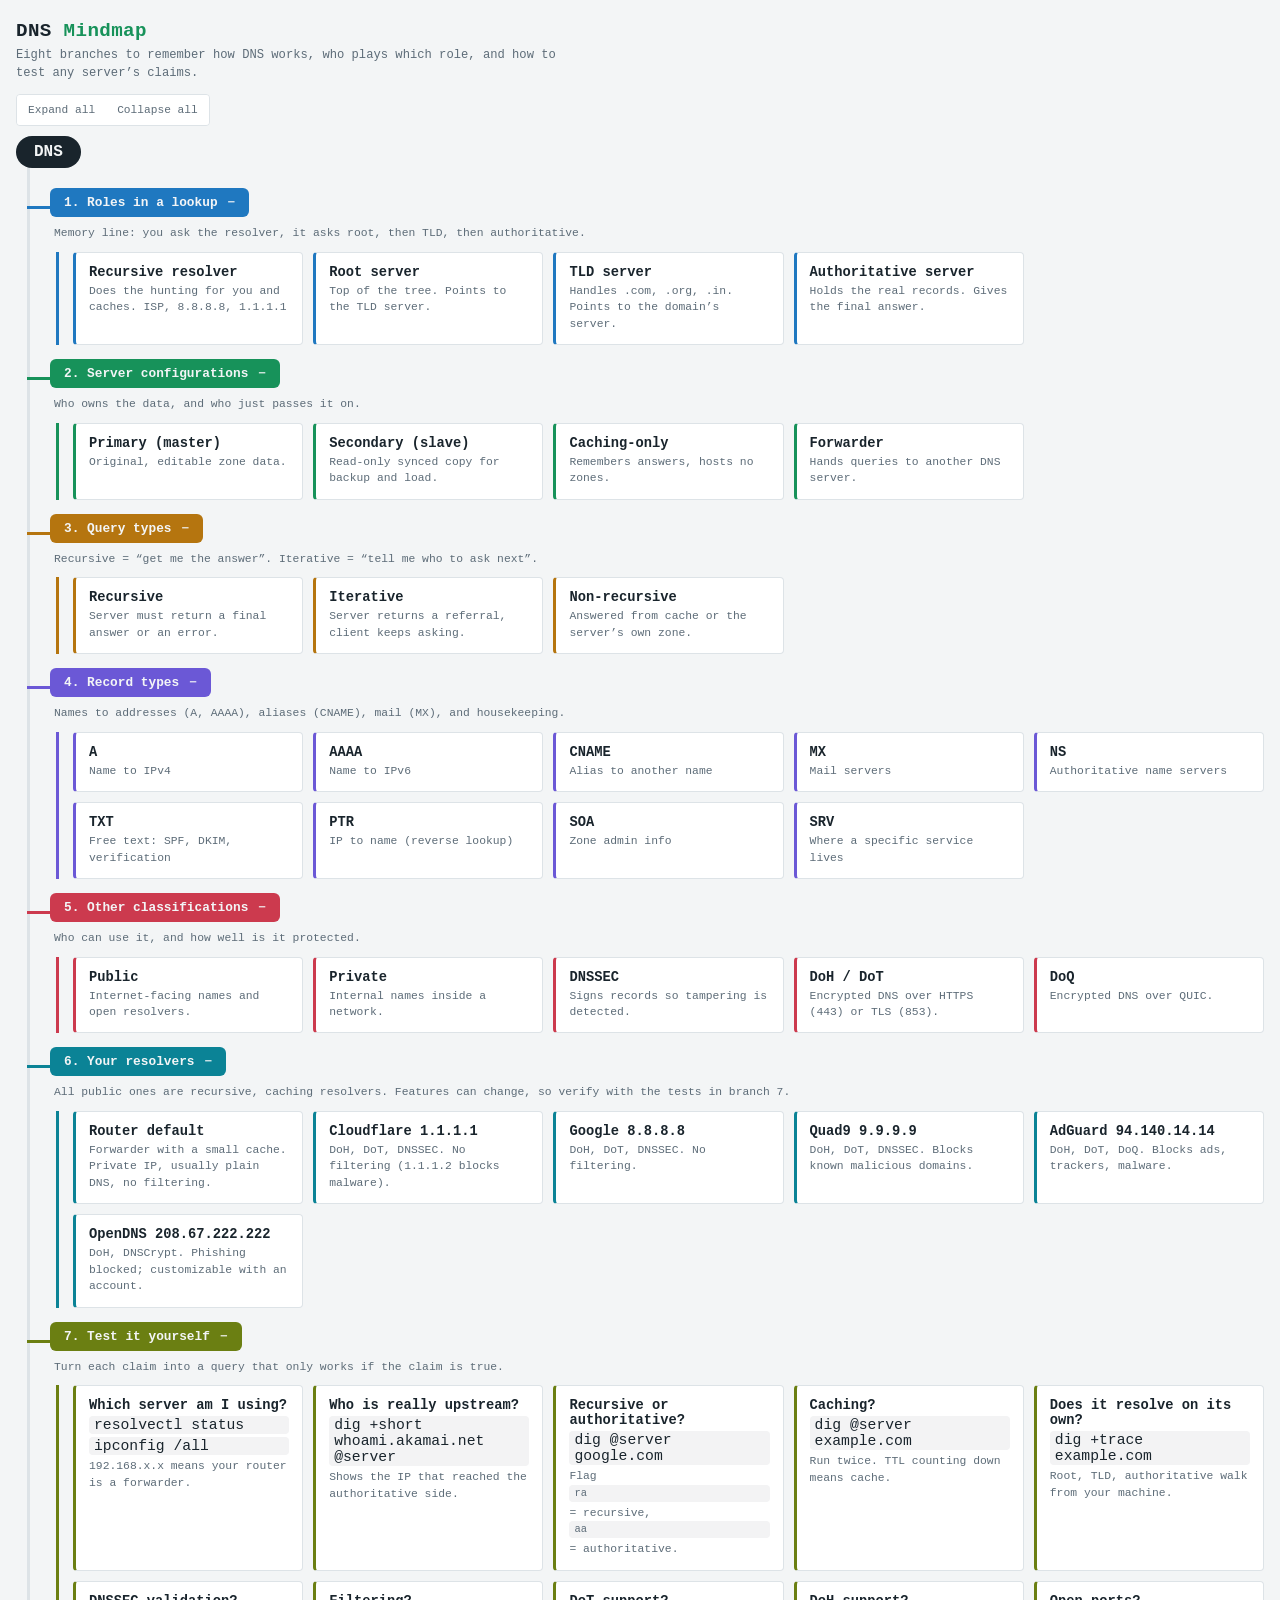
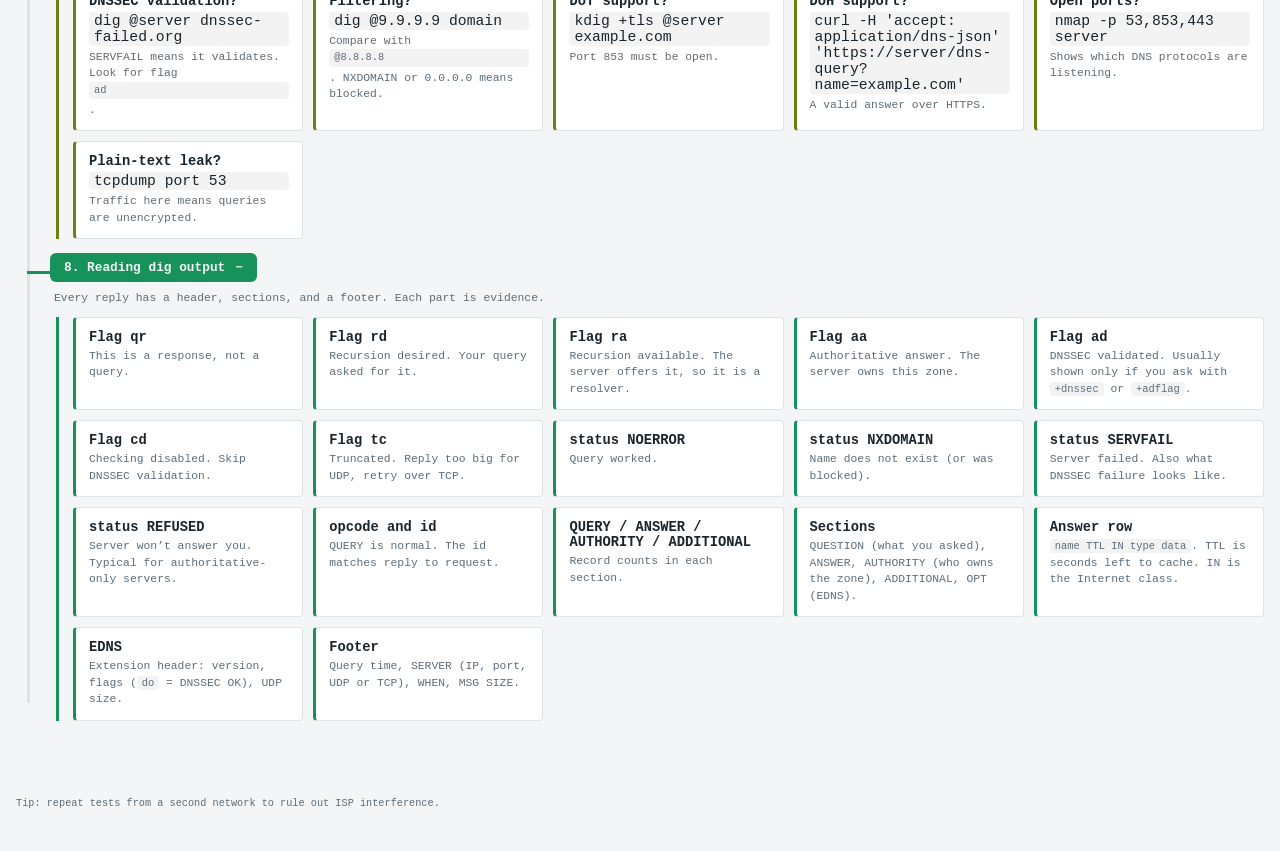
<file: dns-mindmap.html>
<!DOCTYPE html>
<html lang="en">
<head>
<meta charset="UTF-8">
<meta name="viewport" content="width=device-width, initial-scale=1, viewport-fit=cover">
<title>DNS Mindmap | Library</title>
<link rel="stylesheet" href="css/tokens.css">
<link rel="stylesheet" href="css/base.css">
<link rel="stylesheet" href="css/components.css">
<script src="js/core.js" defer></script>
</head>
<body data-page="dns-mindmap">
<header class="page-header">
  <h1>DNS <span>Mindmap</span></h1>
  <p class="sub">Eight branches to remember how DNS works, who plays which role, and how to test any server’s claims.</p>
</header>

<div class="layout">
  <main>
    <div class="toolbar">
      <div class="viewtoggle">
        <button id="openAll">Expand all</button>
        <button id="closeAll">Collapse all</button>
      </div>
    </div>

<div class="tree">
<div class="root">DNS</div>

<details class="branch" data-c="1" open>
<summary>1. Roles in a lookup</summary>
<p class="why">Memory line: you ask the resolver, it asks root, then TLD, then authoritative.</p>
<div class="grid">
<div class="card"><p class="tname">Recursive resolver</p><p class="why">Does the hunting for you and caches. ISP, 8.8.8.8, 1.1.1.1</p></div>
<div class="card"><p class="tname">Root server</p><p class="why">Top of the tree. Points to the TLD server.</p></div>
<div class="card"><p class="tname">TLD server</p><p class="why">Handles .com, .org, .in. Points to the domain’s server.</p></div>
<div class="card"><p class="tname">Authoritative server</p><p class="why">Holds the real records. Gives the final answer.</p></div>
</div>
</details>

<details class="branch" data-c="2" open>
<summary>2. Server configurations</summary>
<p class="why">Who owns the data, and who just passes it on.</p>
<div class="grid">
<div class="card"><p class="tname">Primary (master)</p><p class="why">Original, editable zone data.</p></div>
<div class="card"><p class="tname">Secondary (slave)</p><p class="why">Read-only synced copy for backup and load.</p></div>
<div class="card"><p class="tname">Caching-only</p><p class="why">Remembers answers, hosts no zones.</p></div>
<div class="card"><p class="tname">Forwarder</p><p class="why">Hands queries to another DNS server.</p></div>
</div>
</details>

<details class="branch" data-c="3" open>
<summary>3. Query types</summary>
<p class="why">Recursive = “get me the answer”. Iterative = “tell me who to ask next”.</p>
<div class="grid">
<div class="card"><p class="tname">Recursive</p><p class="why">Server must return a final answer or an error.</p></div>
<div class="card"><p class="tname">Iterative</p><p class="why">Server returns a referral, client keeps asking.</p></div>
<div class="card"><p class="tname">Non-recursive</p><p class="why">Answered from cache or the server’s own zone.</p></div>
</div>
</details>

<details class="branch" data-c="4" open>
<summary>4. Record types</summary>
<p class="why">Names to addresses (A, AAAA), aliases (CNAME), mail (MX), and housekeeping.</p>
<div class="grid">
<div class="card"><p class="tname">A</p><p class="why">Name to IPv4</p></div>
<div class="card"><p class="tname">AAAA</p><p class="why">Name to IPv6</p></div>
<div class="card"><p class="tname">CNAME</p><p class="why">Alias to another name</p></div>
<div class="card"><p class="tname">MX</p><p class="why">Mail servers</p></div>
<div class="card"><p class="tname">NS</p><p class="why">Authoritative name servers</p></div>
<div class="card"><p class="tname">TXT</p><p class="why">Free text: SPF, DKIM, verification</p></div>
<div class="card"><p class="tname">PTR</p><p class="why">IP to name (reverse lookup)</p></div>
<div class="card"><p class="tname">SOA</p><p class="why">Zone admin info</p></div>
<div class="card"><p class="tname">SRV</p><p class="why">Where a specific service lives</p></div>
</div>
</details>

<details class="branch" data-c="5" open>
<summary>5. Other classifications</summary>
<p class="why">Who can use it, and how well is it protected.</p>
<div class="grid">
<div class="card"><p class="tname">Public</p><p class="why">Internet-facing names and open resolvers.</p></div>
<div class="card"><p class="tname">Private</p><p class="why">Internal names inside a network.</p></div>
<div class="card"><p class="tname">DNSSEC</p><p class="why">Signs records so tampering is detected.</p></div>
<div class="card"><p class="tname">DoH / DoT</p><p class="why">Encrypted DNS over HTTPS (443) or TLS (853).</p></div>
<div class="card"><p class="tname">DoQ</p><p class="why">Encrypted DNS over QUIC.</p></div>
</div>
</details>

<details class="branch" data-c="6" open>
<summary>6. Your resolvers</summary>
<p class="why">All public ones are recursive, caching resolvers. Features can change, so verify with the tests in branch 7.</p>
<div class="grid">
<div class="card"><p class="tname">Router default</p><p class="why">Forwarder with a small cache. Private IP, usually plain DNS, no filtering.</p></div>
<div class="card"><p class="tname">Cloudflare 1.1.1.1</p><p class="why">DoH, DoT, DNSSEC. No filtering (1.1.1.2 blocks malware).</p></div>
<div class="card"><p class="tname">Google 8.8.8.8</p><p class="why">DoH, DoT, DNSSEC. No filtering.</p></div>
<div class="card"><p class="tname">Quad9 9.9.9.9</p><p class="why">DoH, DoT, DNSSEC. Blocks known malicious domains.</p></div>
<div class="card"><p class="tname">AdGuard 94.140.14.14</p><p class="why">DoH, DoT, DoQ. Blocks ads, trackers, malware.</p></div>
<div class="card"><p class="tname">OpenDNS 208.67.222.222</p><p class="why">DoH, DNSCrypt. Phishing blocked; customizable with an account.</p></div>
</div>
</details>

<details class="branch" data-c="7" open>
<summary>7. Test it yourself</summary>
<p class="why">Turn each claim into a query that only works if the claim is true.</p>
<div class="grid">
<div class="card cmd"><p class="tname">Which server am I using?</p><code>resolvectl status</code><code>ipconfig /all</code><p class="why">192.168.x.x means your router is a forwarder.</p></div>
<div class="card cmd"><p class="tname">Who is really upstream?</p><code>dig +short whoami.akamai.net @server</code><p class="why">Shows the IP that reached the authoritative side.</p></div>
<div class="card cmd"><p class="tname">Recursive or authoritative?</p><code>dig @server google.com</code><p class="why">Flag <code>ra</code> = recursive, <code>aa</code> = authoritative.</p></div>
<div class="card cmd"><p class="tname">Caching?</p><code>dig @server example.com</code><p class="why">Run twice. TTL counting down means cache.</p></div>
<div class="card cmd"><p class="tname">Does it resolve on its own?</p><code>dig +trace example.com</code><p class="why">Root, TLD, authoritative walk from your machine.</p></div>
<div class="card cmd"><p class="tname">DNSSEC validation?</p><code>dig @server dnssec-failed.org</code><p class="why">SERVFAIL means it validates. Look for flag <code>ad</code>.</p></div>
<div class="card cmd"><p class="tname">Filtering?</p><code>dig @9.9.9.9 domain</code><p class="why">Compare with <code>@8.8.8.8</code>. NXDOMAIN or 0.0.0.0 means blocked.</p></div>
<div class="card cmd"><p class="tname">DoT support?</p><code>kdig +tls @server example.com</code><p class="why">Port 853 must be open.</p></div>
<div class="card cmd"><p class="tname">DoH support?</p><code>curl -H 'accept: application/dns-json' 'https://server/dns-query?name=example.com'</code><p class="why">A valid answer over HTTPS.</p></div>
<div class="card cmd"><p class="tname">Open ports?</p><code>nmap -p 53,853,443 server</code><p class="why">Shows which DNS protocols are listening.</p></div>
<div class="card cmd"><p class="tname">Plain-text leak?</p><code>tcpdump port 53</code><p class="why">Traffic here means queries are unencrypted.</p></div>
</div>
</details>

<details class="branch" data-c="2" open>
<summary>8. Reading dig output</summary>
<p class="why">Every reply has a header, sections, and a footer. Each part is evidence.</p>
<div class="grid">
<div class="card"><p class="tname">Flag qr</p><p class="why">This is a response, not a query.</p></div>
<div class="card"><p class="tname">Flag rd</p><p class="why">Recursion desired. Your query asked for it.</p></div>
<div class="card"><p class="tname">Flag ra</p><p class="why">Recursion available. The server offers it, so it is a resolver.</p></div>
<div class="card"><p class="tname">Flag aa</p><p class="why">Authoritative answer. The server owns this zone.</p></div>
<div class="card"><p class="tname">Flag ad</p><p class="why">DNSSEC validated. Usually shown only if you ask with <code>+dnssec</code> or <code>+adflag</code>.</p></div>
<div class="card"><p class="tname">Flag cd</p><p class="why">Checking disabled. Skip DNSSEC validation.</p></div>
<div class="card"><p class="tname">Flag tc</p><p class="why">Truncated. Reply too big for UDP, retry over TCP.</p></div>
<div class="card"><p class="tname">status NOERROR</p><p class="why">Query worked.</p></div>
<div class="card"><p class="tname">status NXDOMAIN</p><p class="why">Name does not exist (or was blocked).</p></div>
<div class="card"><p class="tname">status SERVFAIL</p><p class="why">Server failed. Also what DNSSEC failure looks like.</p></div>
<div class="card"><p class="tname">status REFUSED</p><p class="why">Server won’t answer you. Typical for authoritative-only servers.</p></div>
<div class="card"><p class="tname">opcode and id</p><p class="why">QUERY is normal. The id matches reply to request.</p></div>
<div class="card"><p class="tname">QUERY / ANSWER / AUTHORITY / ADDITIONAL</p><p class="why">Record counts in each section.</p></div>
<div class="card"><p class="tname">Sections</p><p class="why">QUESTION (what you asked), ANSWER, AUTHORITY (who owns the zone), ADDITIONAL, OPT (EDNS).</p></div>
<div class="card"><p class="tname">Answer row</p><p class="why"><code>name  TTL  IN  type  data</code>. TTL is seconds left to cache. IN is the Internet class.</p></div>
<div class="card"><p class="tname">EDNS</p><p class="why">Extension header: version, flags (<code>do</code> = DNSSEC OK), UDP size.</p></div>
<div class="card"><p class="tname">Footer</p><p class="why">Query time, SERVER (IP, port, UDP or TCP), WHEN, MSG SIZE.</p></div>
</div>
</details>
</div>
  </main>
</div>

<footer class="page-footer">Tip: repeat tests from a second network to rule out ISP interference.</footer>
</body>
</html>
</file>
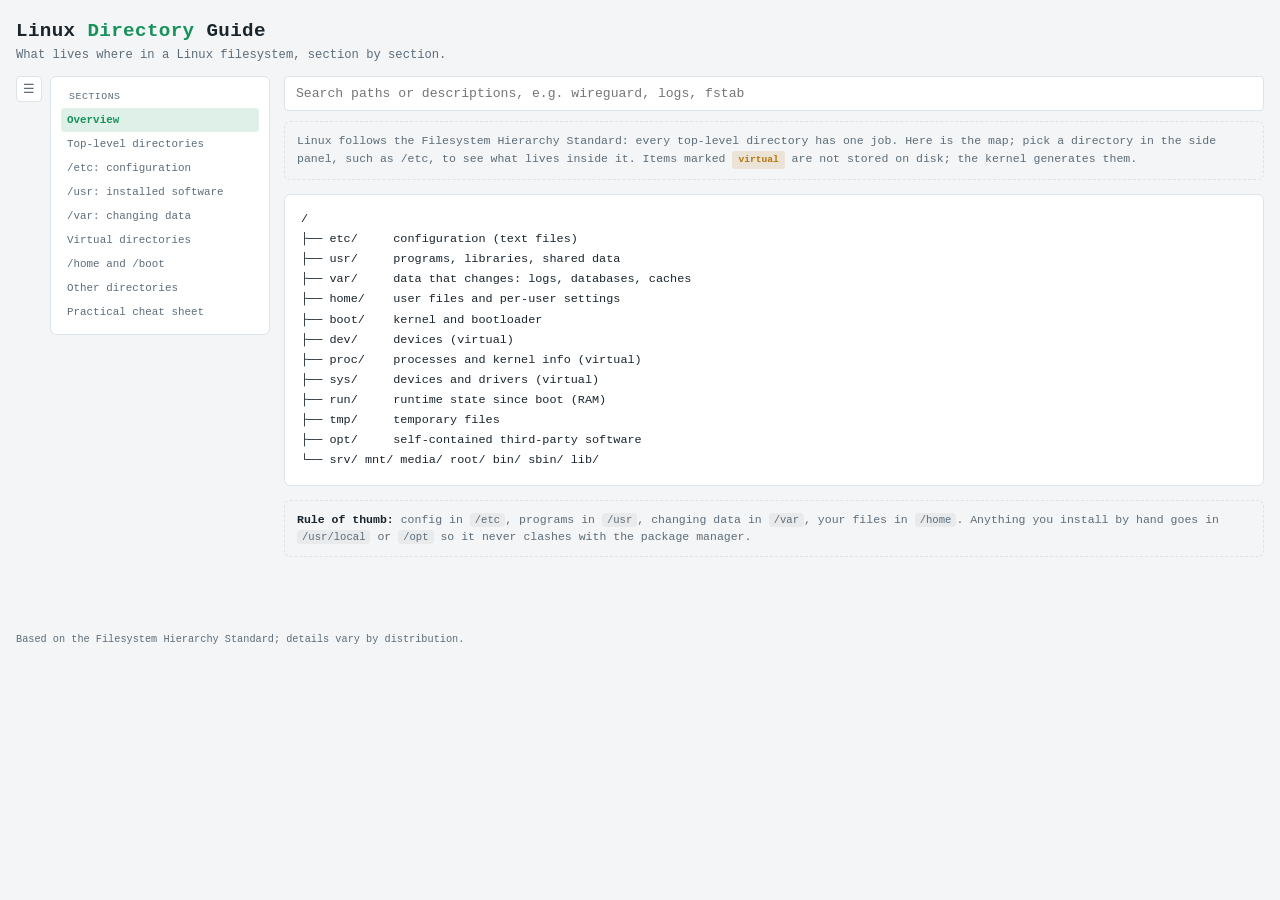
<file: linux-directory-guide.html>
<!DOCTYPE html>
<html lang="en">
<head>
<meta charset="UTF-8">
<meta name="viewport" content="width=device-width, initial-scale=1, viewport-fit=cover">
<title>Linux Directory Guide | Library</title>
<link rel="stylesheet" href="css/tokens.css">
<link rel="stylesheet" href="css/base.css">
<link rel="stylesheet" href="css/components.css">
<script src="js/core.js" defer></script>
</head>
<body data-page="linux-directory-guide" data-has-data>
<header class="page-header">
  <h1>Linux <span>Directory</span> Guide</h1>
  <p class="sub">What lives where in a Linux filesystem, section by section.</p>
</header>

<div class="layout">
  <div class="navwrap">
    <button class="collapsebtn" id="collapseBtn" title="Collapse panel">☰<span class="label"> Sections</span></button>
    <nav class="steps" id="nav"></nav>
  </div>
  <main>
    <div class="toolbar">
      <input class="search" type="search" id="q" placeholder="Search paths or descriptions, e.g. wireguard, logs, fstab" aria-label="Search">
    </div>
    <div id="overview">
      <p class="notebox">Linux follows the Filesystem Hierarchy Standard: every top-level directory has one job. Here is the map; pick a directory in the side panel, such as /etc, to see what lives inside it. Items marked <span class="pill amber">virtual</span> are not stored on disk; the kernel generates them.</p>
      <pre class="codeblock">/
├── etc/     configuration (text files)
├── usr/     programs, libraries, shared data
├── var/     data that changes: logs, databases, caches
├── home/    user files and per-user settings
├── boot/    kernel and bootloader
├── dev/     devices (virtual)
├── proc/    processes and kernel info (virtual)
├── sys/     devices and drivers (virtual)
├── run/     runtime state since boot (RAM)
├── tmp/     temporary files
├── opt/     self-contained third-party software
└── srv/ mnt/ media/ root/ bin/ sbin/ lib/</pre>
      <p class="notebox"><b>Rule of thumb:</b> config in <code>/etc</code>, programs in <code>/usr</code>, changing data in <code>/var</code>, your files in <code>/home</code>. Anything you install by hand goes in <code>/usr/local</code> or <code>/opt</code> so it never clashes with the package manager.</p>
    </div>
    <div id="out"></div>
  </main>
</div>

<footer class="page-footer">Based on the Filesystem Hierarchy Standard; details vary by distribution.</footer>
</body>
</html>
</file>
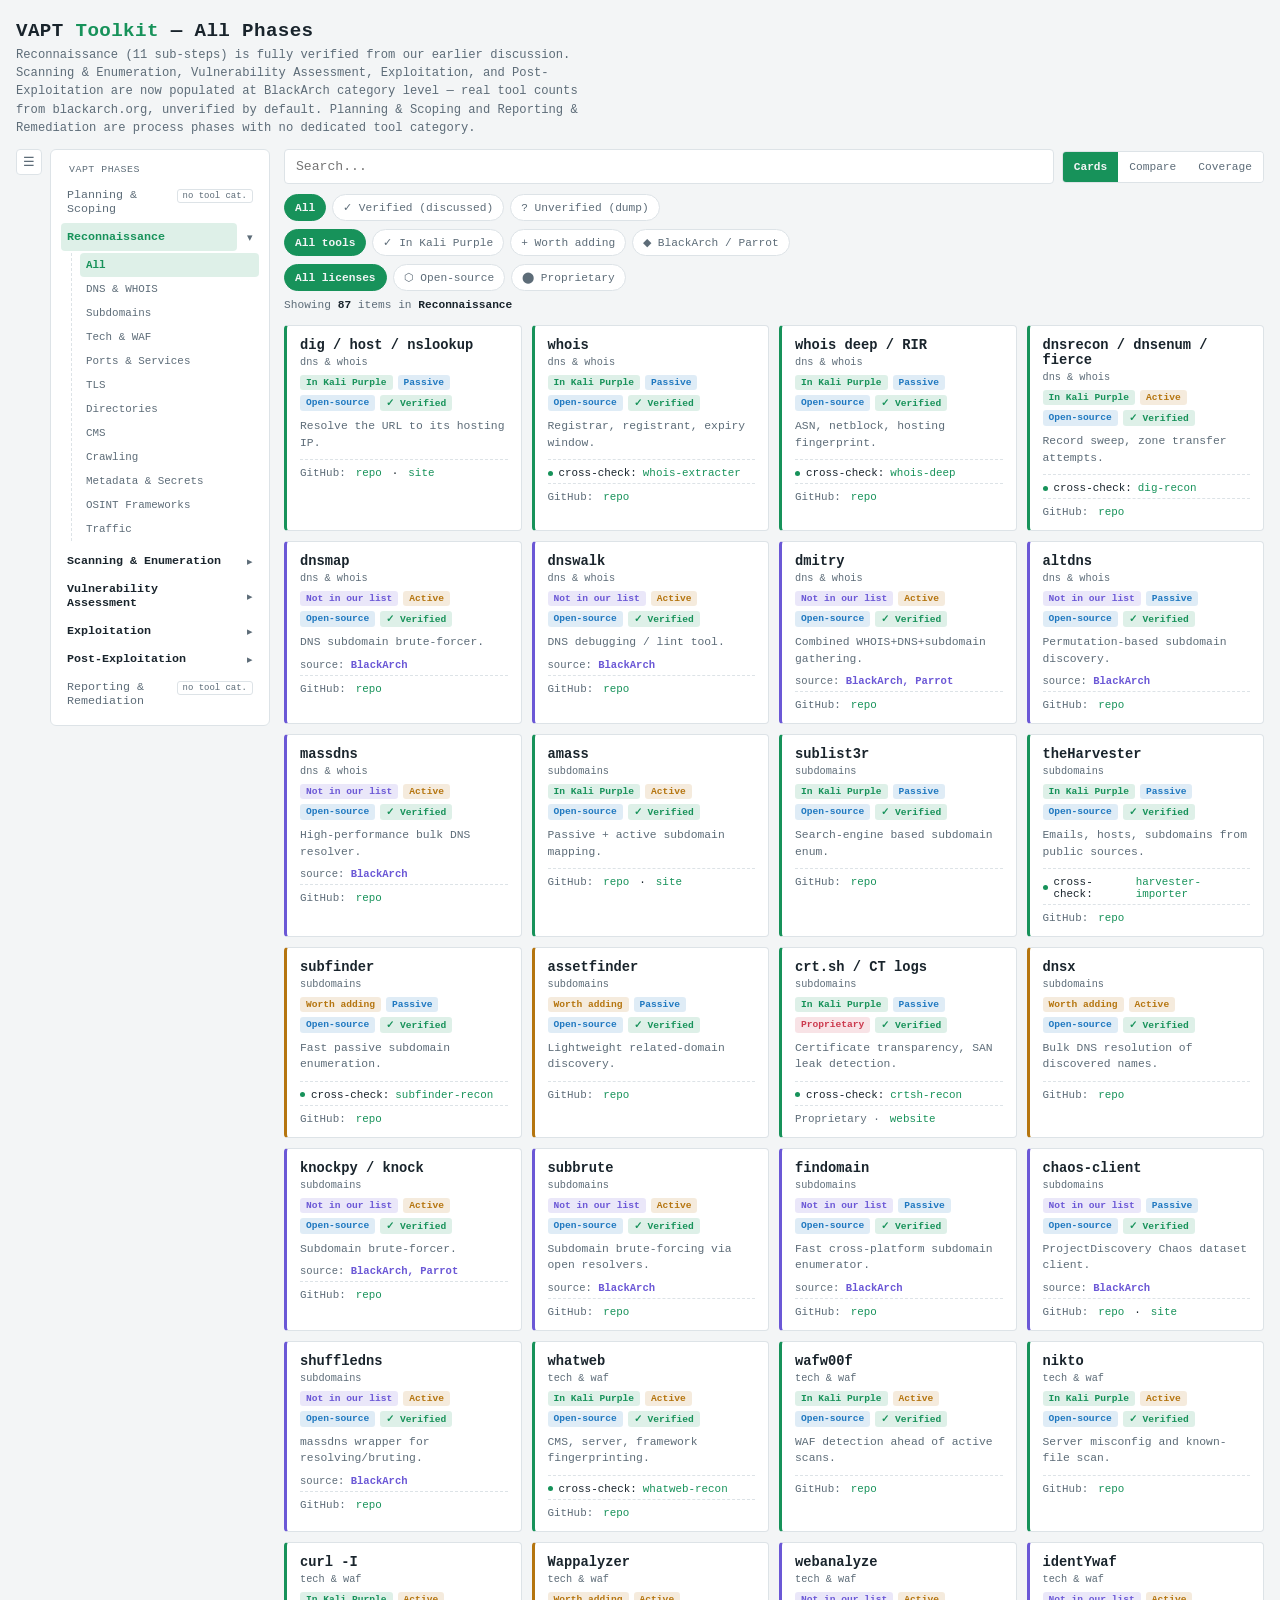
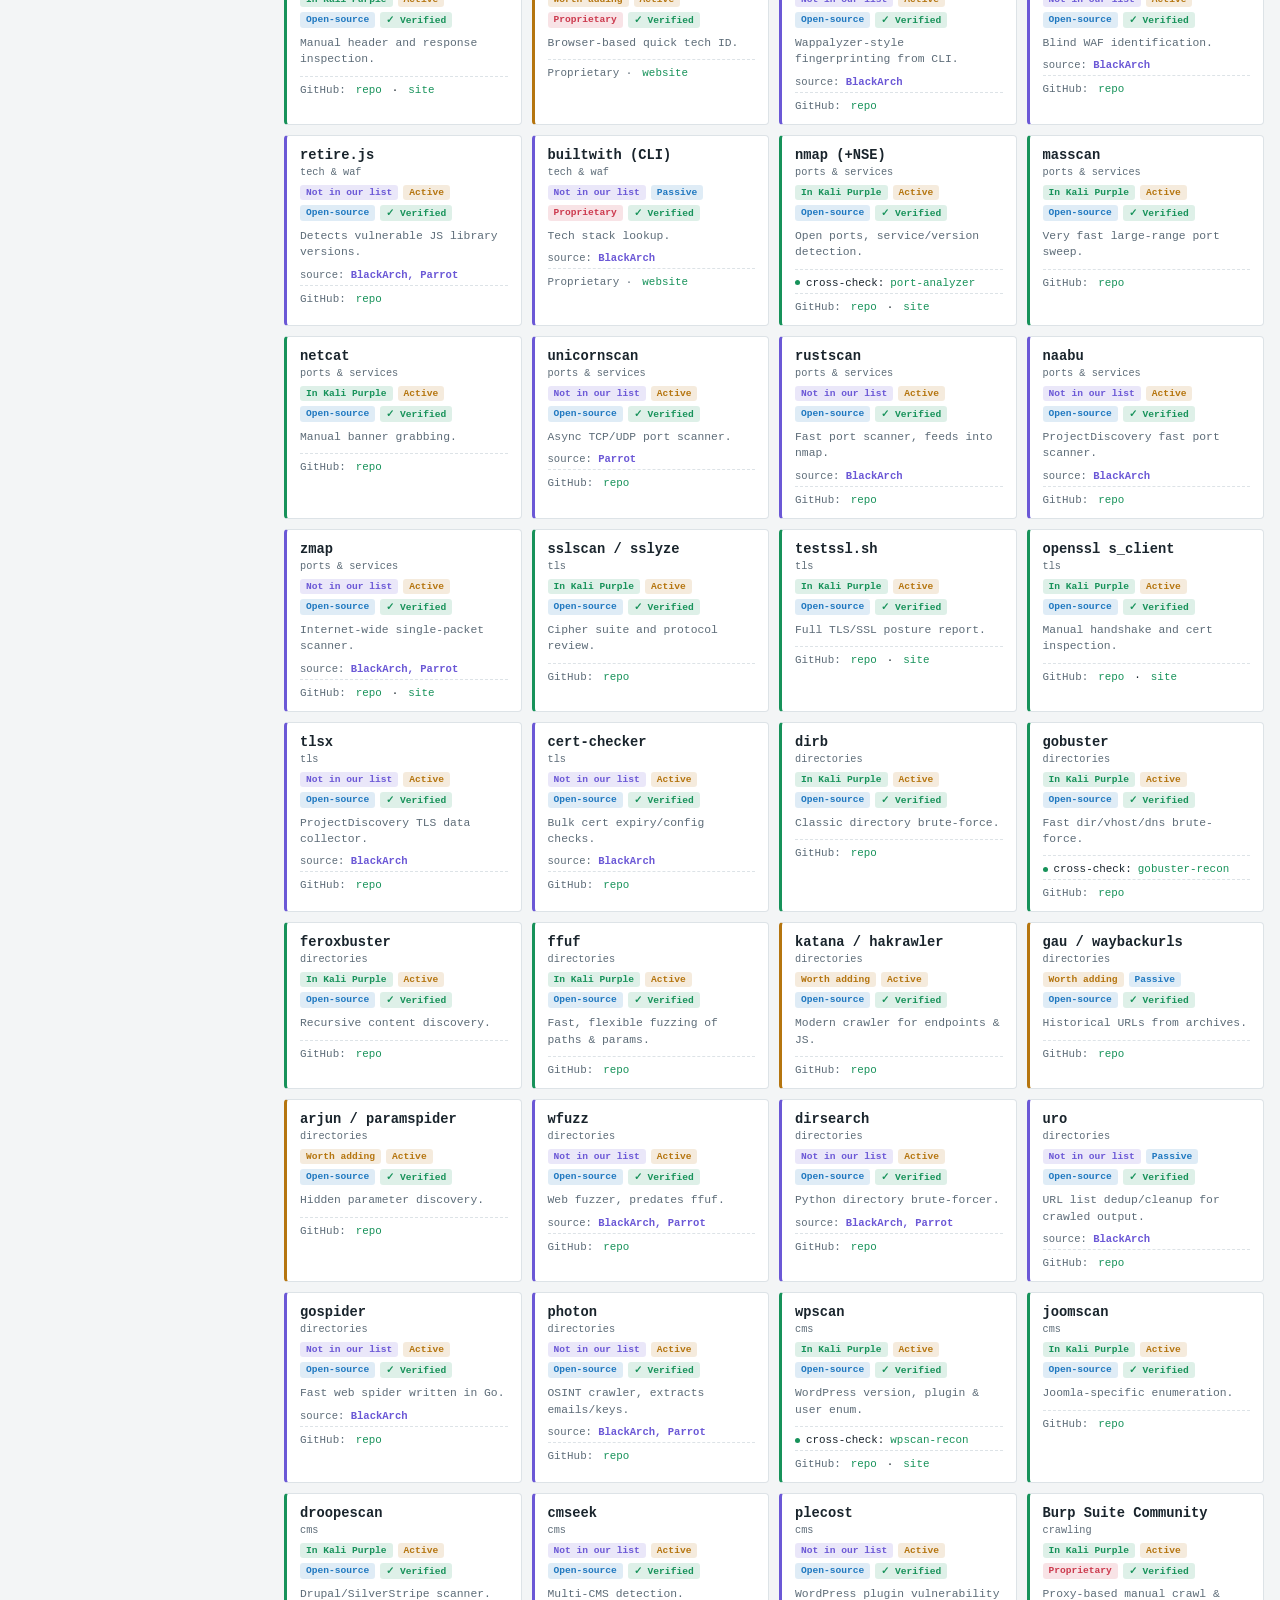
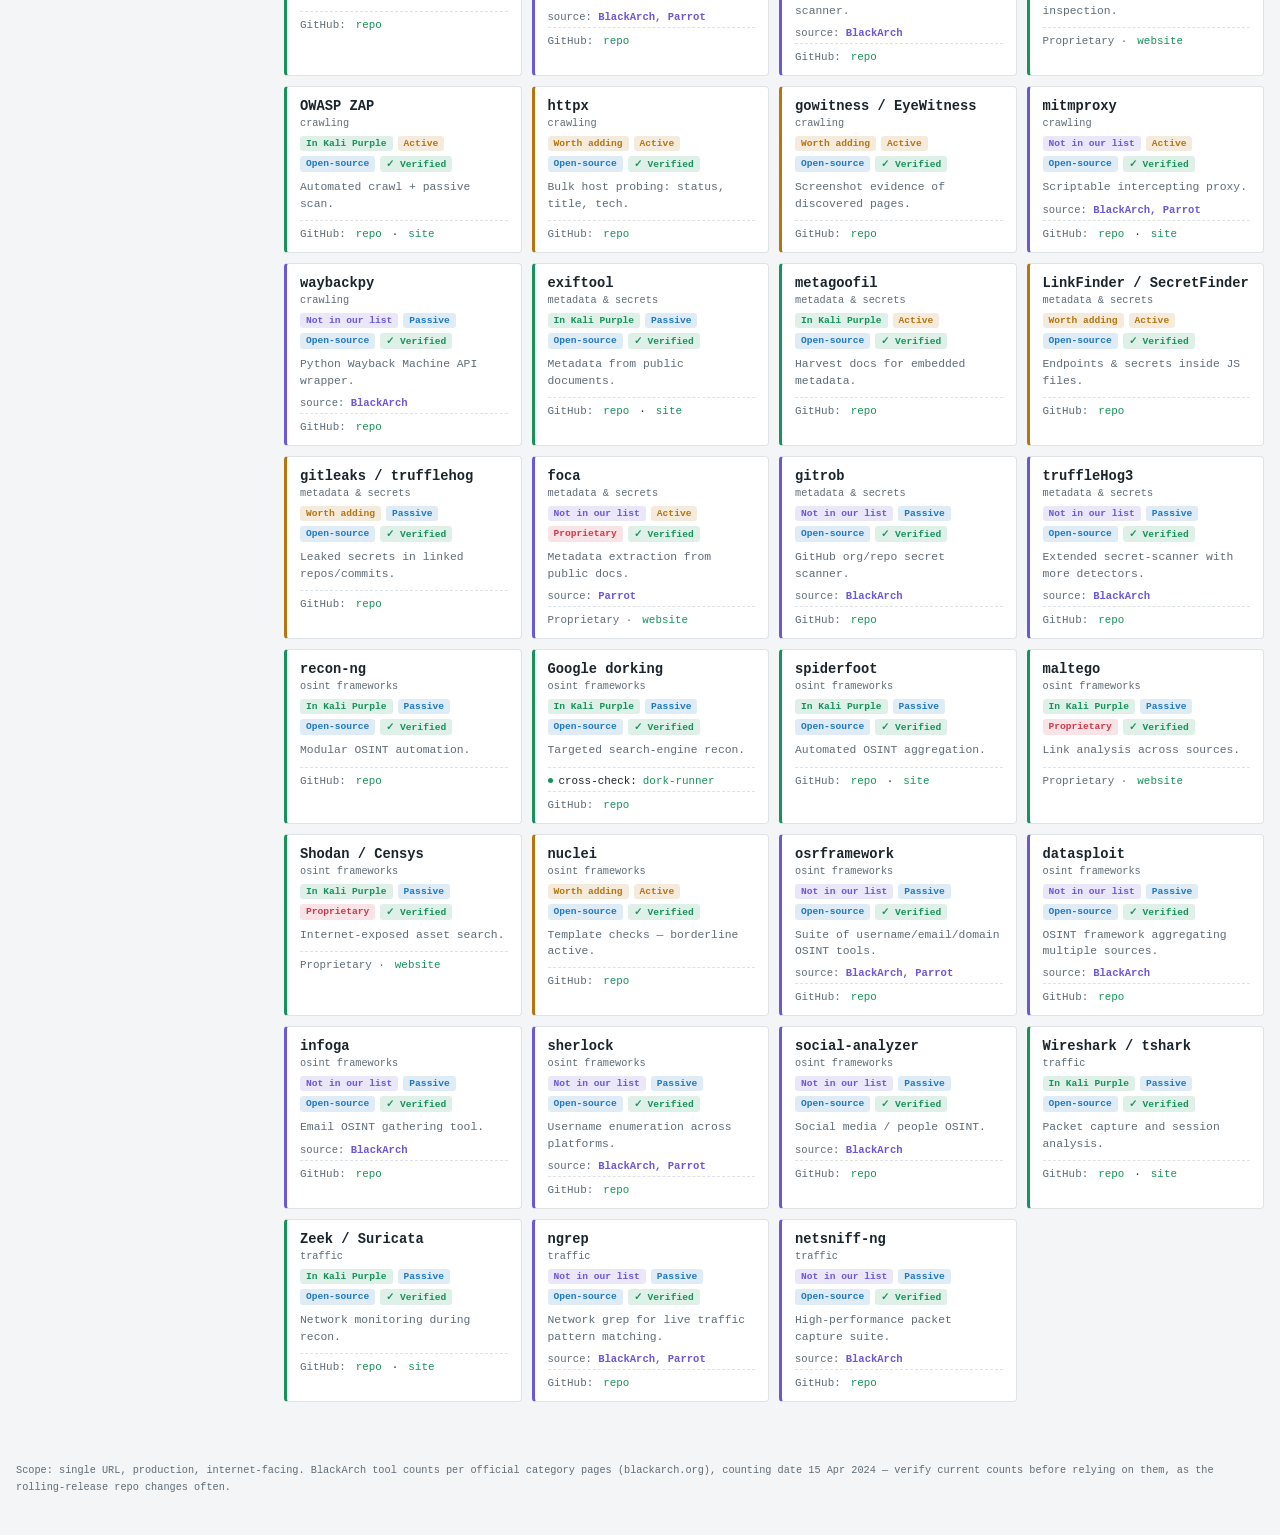
<file: vapt-toolkit.html>
<!DOCTYPE html>
<html lang="en">
<head>
<meta charset="UTF-8">
<meta name="viewport" content="width=device-width, initial-scale=1, viewport-fit=cover">
<title>VAPT Toolkit — All Phases | Library</title>
<link rel="stylesheet" href="css/tokens.css">
<link rel="stylesheet" href="css/base.css">
<link rel="stylesheet" href="css/components.css">
<script src="js/core.js" defer></script>
</head>
<body data-page="vapt-toolkit" data-has-data>
<header class="page-header">
  <h1>VAPT <span>Toolkit</span> — All Phases</h1>
  <p class="sub">Reconnaissance (11 sub-steps) is fully verified from our earlier discussion. Scanning & Enumeration, Vulnerability Assessment, Exploitation, and Post-Exploitation are now populated at BlackArch category level — real tool counts from blackarch.org, unverified by default. Planning & Scoping and Reporting & Remediation are process phases with no dedicated tool category.</p>
</header>

<div class="layout">
  <div class="navwrap">
    <button class="collapsebtn" id="collapseBtn" title="Collapse panel">☰<span class="label"> Phases</span></button>
    <nav class="steps" id="steps"></nav>
  </div>
  <main>
    <div class="toolbar">
      <input class="search" id="search" placeholder="Search...">
      <div class="viewtoggle" id="viewToggle">
        <button data-view="cards" class="active">Cards</button>
        <button data-view="compare">Compare</button>
        <button data-view="coverage">Coverage</button>
      </div>
    </div>
    <div class="row" id="verifiedRow"></div>
    <div class="row" id="statusRow"></div>
    <div class="row" id="licenseRow"></div>
    <p class="count" id="count"></p>
    <div id="noteArea"></div>
    <div class="grid" id="grid"></div>
    <div class="tablewrap" id="tablewrap" hidden></div>
    <p class="empty" id="empty">No tools match these filters.</p>
  </main>
</div>

<footer class="page-footer">Scope: single URL, production, internet-facing. BlackArch tool counts per official category pages (blackarch.org), counting date 15 Apr 2024 — verify current counts before relying on them, as the rolling-release repo changes often.</footer>
</body>
</html>
</file>
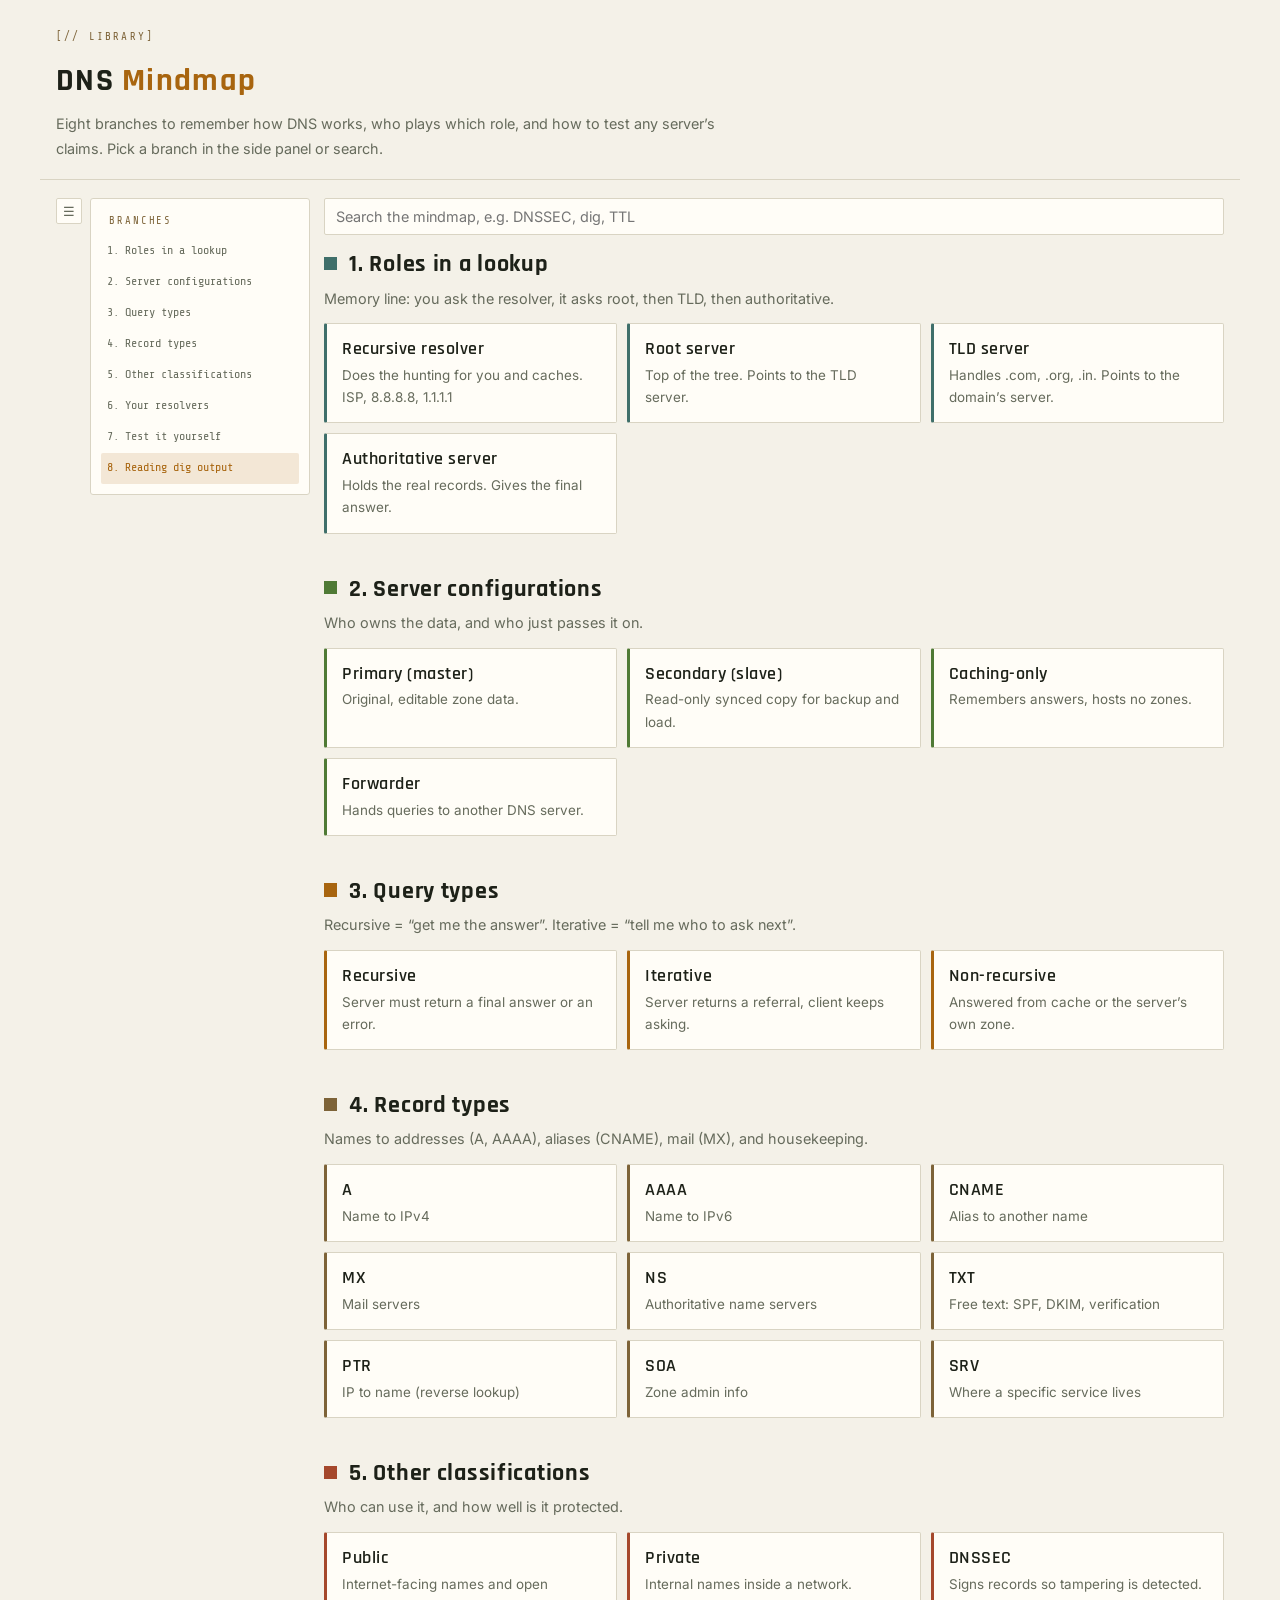
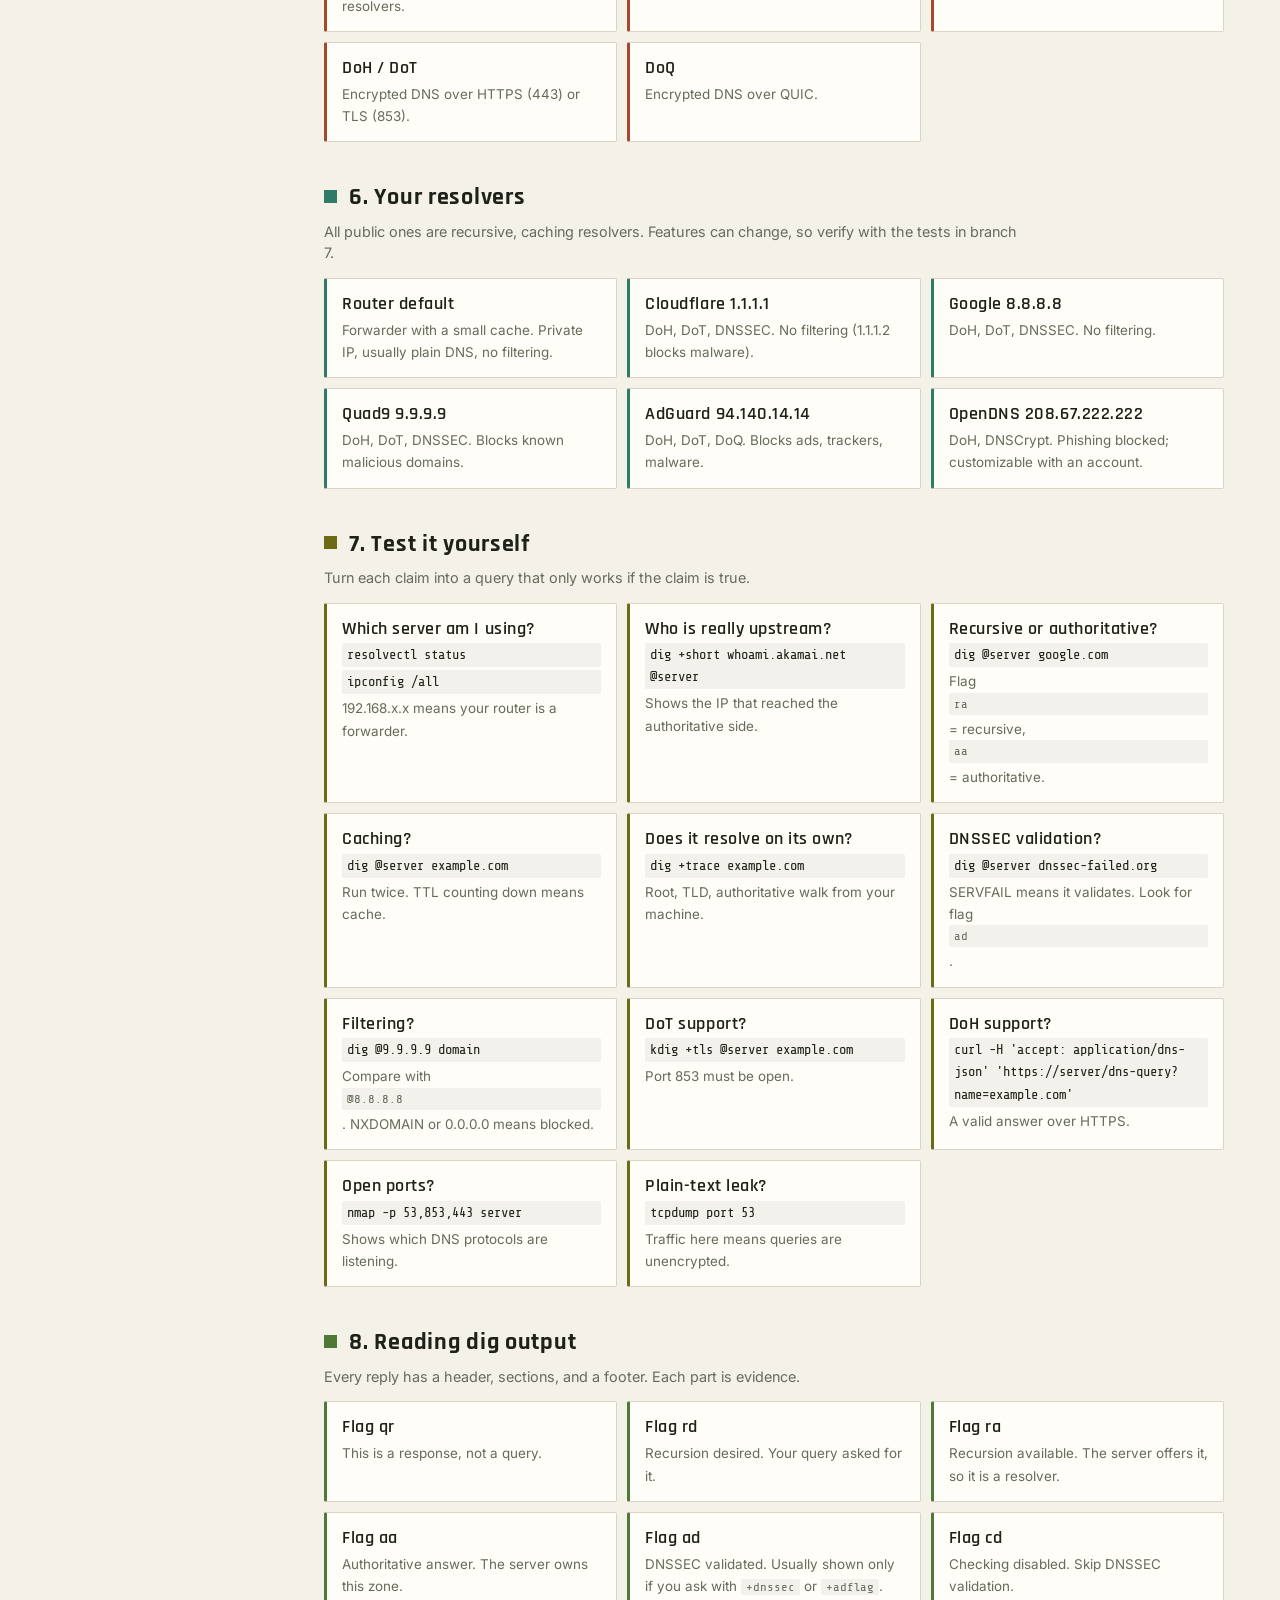
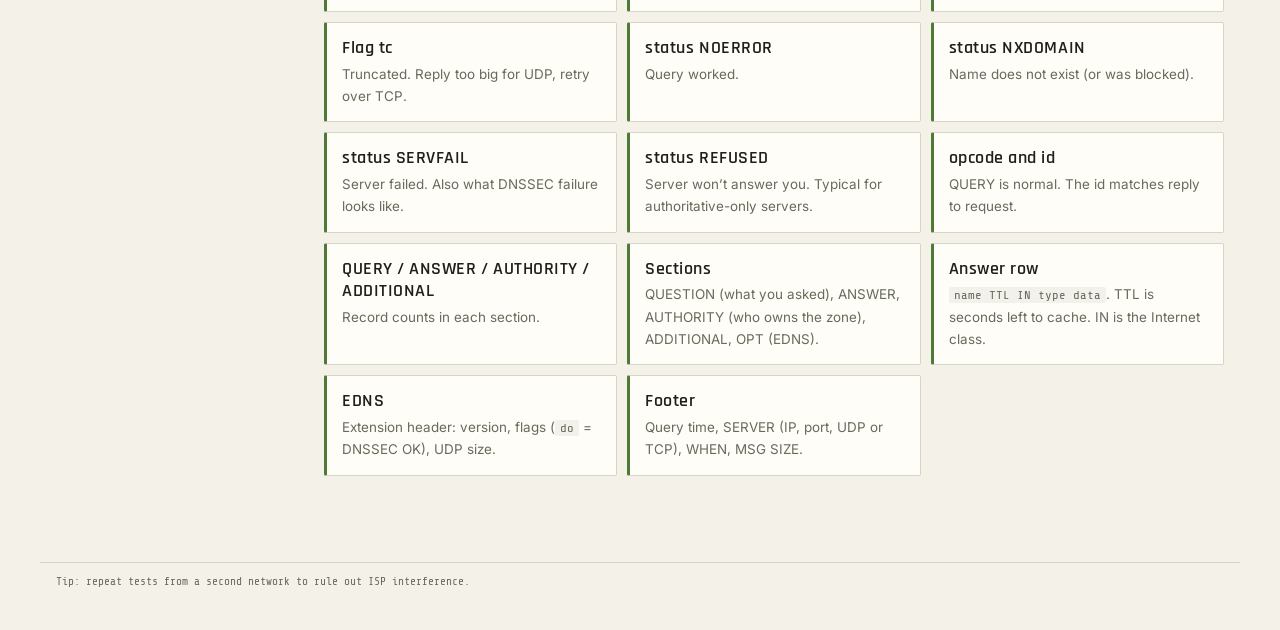
<file: pages/dns-mindmap.html>
<!DOCTYPE html>
<html lang="en">
<head>
<meta charset="UTF-8">
<meta name="viewport" content="width=device-width, initial-scale=1, viewport-fit=cover">
<title>DNS Mindmap | Library</title>
<meta name="description" content="Eight branches covering how DNS works, who plays which role, and how to test any server's claims.">
<link rel="stylesheet" href="css/tokens.css">
<link rel="stylesheet" href="css/base.css">
<link rel="stylesheet" href="css/components.css">
<script src="js/core.js" defer></script>
</head>
<body data-page="dns-mindmap">
<header class="page-header">
  <h1>DNS <span>Mindmap</span></h1>
  <p class="sub">Eight branches to remember how DNS works, who plays which role, and how to test any server’s claims. Pick a branch in the side panel or search.</p>
</header>

<div class="layout">
  <div class="navwrap">
    <button class="collapsebtn" id="collapseBtn" title="Collapse panel">☰<span class="label"> Branches</span></button>
    <nav class="steps" id="nav"></nav>
  </div>
  <main>
    <div class="toolbar">
      <input class="search" type="search" id="q" placeholder="Search the mindmap, e.g. DNSSEC, dig, TTL" aria-label="Search">
    </div>

    <section id="roles-in-a-lookup" data-c="1">
      <h2 class="section-title">1. Roles in a lookup</h2>
      <p class="lead">Memory line: you ask the resolver, it asks root, then TLD, then authoritative.</p>
      <div class="grid">
<div class="card"><p class="tname">Recursive resolver</p><p class="why">Does the hunting for you and caches. ISP, 8.8.8.8, 1.1.1.1</p></div>
<div class="card"><p class="tname">Root server</p><p class="why">Top of the tree. Points to the TLD server.</p></div>
<div class="card"><p class="tname">TLD server</p><p class="why">Handles .com, .org, .in. Points to the domain’s server.</p></div>
<div class="card"><p class="tname">Authoritative server</p><p class="why">Holds the real records. Gives the final answer.</p></div>
      </div>
    </section>

    <section id="server-configurations" data-c="2">
      <h2 class="section-title">2. Server configurations</h2>
      <p class="lead">Who owns the data, and who just passes it on.</p>
      <div class="grid">
<div class="card"><p class="tname">Primary (master)</p><p class="why">Original, editable zone data.</p></div>
<div class="card"><p class="tname">Secondary (slave)</p><p class="why">Read-only synced copy for backup and load.</p></div>
<div class="card"><p class="tname">Caching-only</p><p class="why">Remembers answers, hosts no zones.</p></div>
<div class="card"><p class="tname">Forwarder</p><p class="why">Hands queries to another DNS server.</p></div>
      </div>
    </section>

    <section id="query-types" data-c="3">
      <h2 class="section-title">3. Query types</h2>
      <p class="lead">Recursive = “get me the answer”. Iterative = “tell me who to ask next”.</p>
      <div class="grid">
<div class="card"><p class="tname">Recursive</p><p class="why">Server must return a final answer or an error.</p></div>
<div class="card"><p class="tname">Iterative</p><p class="why">Server returns a referral, client keeps asking.</p></div>
<div class="card"><p class="tname">Non-recursive</p><p class="why">Answered from cache or the server’s own zone.</p></div>
      </div>
    </section>

    <section id="record-types" data-c="4">
      <h2 class="section-title">4. Record types</h2>
      <p class="lead">Names to addresses (A, AAAA), aliases (CNAME), mail (MX), and housekeeping.</p>
      <div class="grid">
<div class="card"><p class="tname">A</p><p class="why">Name to IPv4</p></div>
<div class="card"><p class="tname">AAAA</p><p class="why">Name to IPv6</p></div>
<div class="card"><p class="tname">CNAME</p><p class="why">Alias to another name</p></div>
<div class="card"><p class="tname">MX</p><p class="why">Mail servers</p></div>
<div class="card"><p class="tname">NS</p><p class="why">Authoritative name servers</p></div>
<div class="card"><p class="tname">TXT</p><p class="why">Free text: SPF, DKIM, verification</p></div>
<div class="card"><p class="tname">PTR</p><p class="why">IP to name (reverse lookup)</p></div>
<div class="card"><p class="tname">SOA</p><p class="why">Zone admin info</p></div>
<div class="card"><p class="tname">SRV</p><p class="why">Where a specific service lives</p></div>
      </div>
    </section>

    <section id="other-classifications" data-c="5">
      <h2 class="section-title">5. Other classifications</h2>
      <p class="lead">Who can use it, and how well is it protected.</p>
      <div class="grid">
<div class="card"><p class="tname">Public</p><p class="why">Internet-facing names and open resolvers.</p></div>
<div class="card"><p class="tname">Private</p><p class="why">Internal names inside a network.</p></div>
<div class="card"><p class="tname">DNSSEC</p><p class="why">Signs records so tampering is detected.</p></div>
<div class="card"><p class="tname">DoH / DoT</p><p class="why">Encrypted DNS over HTTPS (443) or TLS (853).</p></div>
<div class="card"><p class="tname">DoQ</p><p class="why">Encrypted DNS over QUIC.</p></div>
      </div>
    </section>

    <section id="your-resolvers" data-c="6">
      <h2 class="section-title">6. Your resolvers</h2>
      <p class="lead">All public ones are recursive, caching resolvers. Features can change, so verify with the tests in branch 7.</p>
      <div class="grid">
<div class="card"><p class="tname">Router default</p><p class="why">Forwarder with a small cache. Private IP, usually plain DNS, no filtering.</p></div>
<div class="card"><p class="tname">Cloudflare 1.1.1.1</p><p class="why">DoH, DoT, DNSSEC. No filtering (1.1.1.2 blocks malware).</p></div>
<div class="card"><p class="tname">Google 8.8.8.8</p><p class="why">DoH, DoT, DNSSEC. No filtering.</p></div>
<div class="card"><p class="tname">Quad9 9.9.9.9</p><p class="why">DoH, DoT, DNSSEC. Blocks known malicious domains.</p></div>
<div class="card"><p class="tname">AdGuard 94.140.14.14</p><p class="why">DoH, DoT, DoQ. Blocks ads, trackers, malware.</p></div>
<div class="card"><p class="tname">OpenDNS 208.67.222.222</p><p class="why">DoH, DNSCrypt. Phishing blocked; customizable with an account.</p></div>
      </div>
    </section>

    <section id="test-it-yourself" data-c="7">
      <h2 class="section-title">7. Test it yourself</h2>
      <p class="lead">Turn each claim into a query that only works if the claim is true.</p>
      <div class="grid">
<div class="card cmd"><p class="tname">Which server am I using?</p><code>resolvectl status</code><code>ipconfig /all</code><p class="why">192.168.x.x means your router is a forwarder.</p></div>
<div class="card cmd"><p class="tname">Who is really upstream?</p><code>dig +short whoami.akamai.net @server</code><p class="why">Shows the IP that reached the authoritative side.</p></div>
<div class="card cmd"><p class="tname">Recursive or authoritative?</p><code>dig @server google.com</code><p class="why">Flag <code>ra</code> = recursive, <code>aa</code> = authoritative.</p></div>
<div class="card cmd"><p class="tname">Caching?</p><code>dig @server example.com</code><p class="why">Run twice. TTL counting down means cache.</p></div>
<div class="card cmd"><p class="tname">Does it resolve on its own?</p><code>dig +trace example.com</code><p class="why">Root, TLD, authoritative walk from your machine.</p></div>
<div class="card cmd"><p class="tname">DNSSEC validation?</p><code>dig @server dnssec-failed.org</code><p class="why">SERVFAIL means it validates. Look for flag <code>ad</code>.</p></div>
<div class="card cmd"><p class="tname">Filtering?</p><code>dig @9.9.9.9 domain</code><p class="why">Compare with <code>@8.8.8.8</code>. NXDOMAIN or 0.0.0.0 means blocked.</p></div>
<div class="card cmd"><p class="tname">DoT support?</p><code>kdig +tls @server example.com</code><p class="why">Port 853 must be open.</p></div>
<div class="card cmd"><p class="tname">DoH support?</p><code>curl -H 'accept: application/dns-json' 'https://server/dns-query?name=example.com'</code><p class="why">A valid answer over HTTPS.</p></div>
<div class="card cmd"><p class="tname">Open ports?</p><code>nmap -p 53,853,443 server</code><p class="why">Shows which DNS protocols are listening.</p></div>
<div class="card cmd"><p class="tname">Plain-text leak?</p><code>tcpdump port 53</code><p class="why">Traffic here means queries are unencrypted.</p></div>
      </div>
    </section>

    <section id="reading-dig-output" data-c="2">
      <h2 class="section-title">8. Reading dig output</h2>
      <p class="lead">Every reply has a header, sections, and a footer. Each part is evidence.</p>
      <div class="grid">
<div class="card"><p class="tname">Flag qr</p><p class="why">This is a response, not a query.</p></div>
<div class="card"><p class="tname">Flag rd</p><p class="why">Recursion desired. Your query asked for it.</p></div>
<div class="card"><p class="tname">Flag ra</p><p class="why">Recursion available. The server offers it, so it is a resolver.</p></div>
<div class="card"><p class="tname">Flag aa</p><p class="why">Authoritative answer. The server owns this zone.</p></div>
<div class="card"><p class="tname">Flag ad</p><p class="why">DNSSEC validated. Usually shown only if you ask with <code>+dnssec</code> or <code>+adflag</code>.</p></div>
<div class="card"><p class="tname">Flag cd</p><p class="why">Checking disabled. Skip DNSSEC validation.</p></div>
<div class="card"><p class="tname">Flag tc</p><p class="why">Truncated. Reply too big for UDP, retry over TCP.</p></div>
<div class="card"><p class="tname">status NOERROR</p><p class="why">Query worked.</p></div>
<div class="card"><p class="tname">status NXDOMAIN</p><p class="why">Name does not exist (or was blocked).</p></div>
<div class="card"><p class="tname">status SERVFAIL</p><p class="why">Server failed. Also what DNSSEC failure looks like.</p></div>
<div class="card"><p class="tname">status REFUSED</p><p class="why">Server won’t answer you. Typical for authoritative-only servers.</p></div>
<div class="card"><p class="tname">opcode and id</p><p class="why">QUERY is normal. The id matches reply to request.</p></div>
<div class="card"><p class="tname">QUERY / ANSWER / AUTHORITY / ADDITIONAL</p><p class="why">Record counts in each section.</p></div>
<div class="card"><p class="tname">Sections</p><p class="why">QUESTION (what you asked), ANSWER, AUTHORITY (who owns the zone), ADDITIONAL, OPT (EDNS).</p></div>
<div class="card"><p class="tname">Answer row</p><p class="why"><code>name  TTL  IN  type  data</code>. TTL is seconds left to cache. IN is the Internet class.</p></div>
<div class="card"><p class="tname">EDNS</p><p class="why">Extension header: version, flags (<code>do</code> = DNSSEC OK), UDP size.</p></div>
<div class="card"><p class="tname">Footer</p><p class="why">Query time, SERVER (IP, port, UDP or TCP), WHEN, MSG SIZE.</p></div>
      </div>
    </section>

    <p class="empty" id="empty">Nothing matches this search.</p>
  </main>
</div>

<footer class="page-footer">Tip: repeat tests from a second network to rule out ISP interference.</footer>
</body>
</html>
</file>
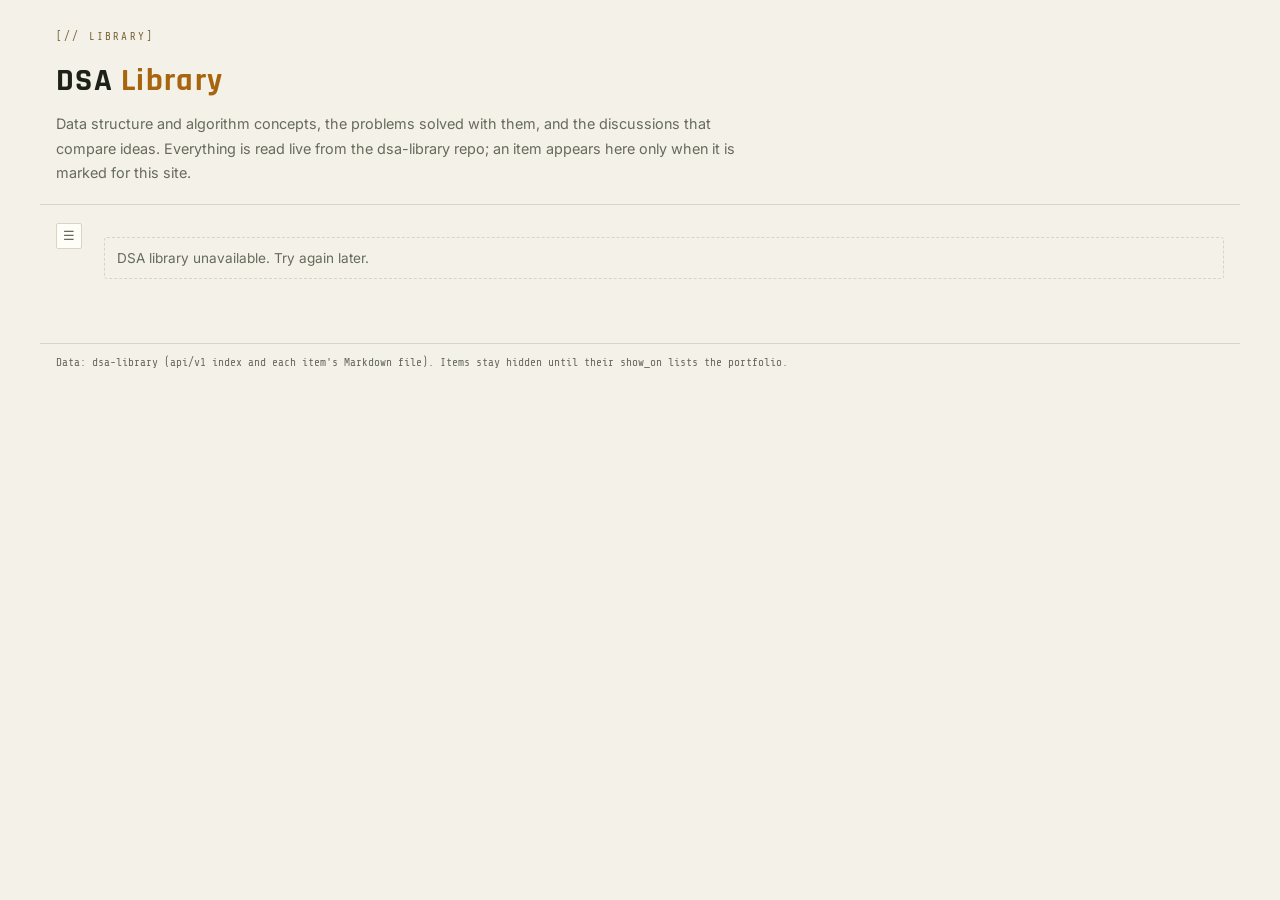
<file: pages/dsa.html>
<!DOCTYPE html>
<html lang="en">
<head>
<meta charset="UTF-8">
<meta name="viewport" content="width=device-width, initial-scale=1, viewport-fit=cover">
<title>DSA Library | Library</title>
<meta name="description" content="Data structure and algorithm concepts, solved problems and discussions, read live from the dsa-library repo.">
<link rel="stylesheet" href="css/tokens.css">
<link rel="stylesheet" href="css/base.css">
<link rel="stylesheet" href="css/components.css">
<script src="js/core.js" defer></script>
</head>
<body data-page="dsa">
<header class="page-header">
  <h1>DSA <span>Library</span></h1>
  <p class="sub">Data structure and algorithm concepts, the problems solved with them, and the discussions that compare ideas. Everything is read live from the dsa-library repo; an item appears here only when it is marked for this site.</p>
</header>

<div class="layout">
  <div class="navwrap">
    <button class="collapsebtn" id="collapseBtn" title="Collapse panel">☰<span class="label"> Sections</span></button>
    <nav class="steps" id="steps"></nav>
  </div>
  <main>
    <div class="toolbar" id="toolbar">
      <input class="search" id="search" placeholder="Search...">
    </div>
    <div class="row" id="tagRow"></div>
    <p class="count" id="count"></p>
    <div id="content"></div>
  </main>
</div>

<footer class="page-footer">Data: dsa-library (api/v1 index and each item's Markdown file). Items stay hidden until their show_on lists the portfolio.</footer>
</body>
</html>
</file>
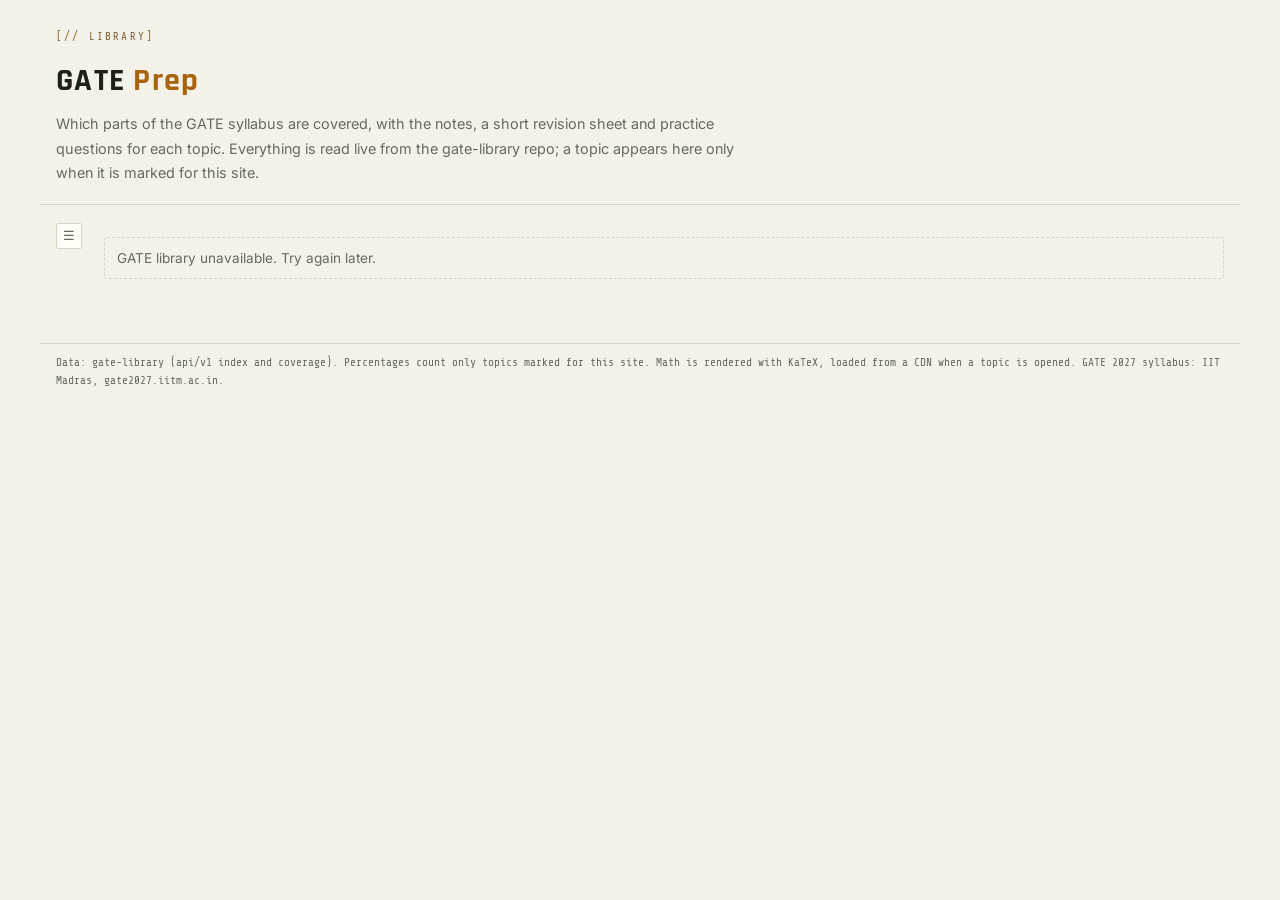
<file: pages/gate.html>
<!DOCTYPE html>
<html lang="en">
<head>
<meta charset="UTF-8">
<meta name="viewport" content="width=device-width, initial-scale=1, viewport-fit=cover">
<title>GATE Prep | Library</title>
<meta name="description" content="GATE syllabus coverage, topic notes, revision sheets and practice questions, read live from the gate-library repo.">
<link rel="stylesheet" href="css/tokens.css">
<link rel="stylesheet" href="css/base.css">
<link rel="stylesheet" href="css/components.css">
<script src="js/core.js" defer></script>
</head>
<body data-page="gate">
<header class="page-header">
  <h1>GATE <span>Prep</span></h1>
  <p class="sub">Which parts of the GATE syllabus are covered, with the notes, a short revision sheet and practice questions for each topic. Everything is read live from the gate-library repo; a topic appears here only when it is marked for this site.</p>
</header>

<div class="layout">
  <div class="navwrap">
    <button class="collapsebtn" id="collapseBtn" title="Collapse panel">☰<span class="label"> Papers</span></button>
    <nav class="steps" id="steps"></nav>
  </div>
  <main>
    <div class="toolbar" id="toolbar">
      <input class="search" id="search" placeholder="Search topics...">
      <div class="viewtoggle" id="viewToggle">
        <button data-view="coverage" class="active">Coverage</button>
        <button data-view="topics">Topics</button>
      </div>
    </div>
    <p class="count" id="count"></p>
    <div id="content"></div>
  </main>
</div>

<footer class="page-footer">Data: gate-library (api/v1 index and coverage). Percentages count only topics marked for this site. Math is rendered with KaTeX, loaded from a CDN when a topic is opened. GATE 2027 syllabus: IIT Madras, gate2027.iitm.ac.in.</footer>
</body>
</html>
</file>
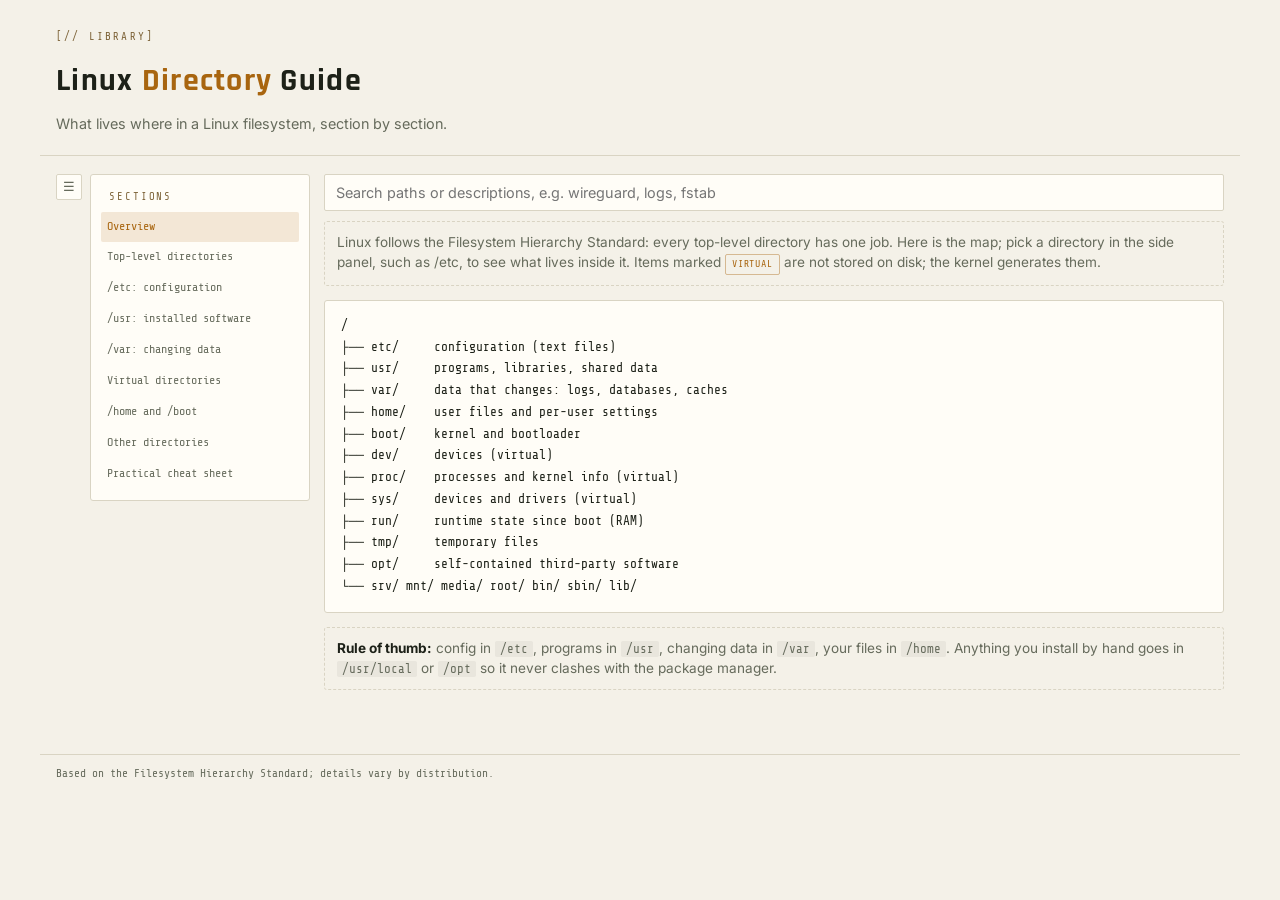
<file: pages/linux-directory-guide.html>
<!DOCTYPE html>
<html lang="en">
<head>
<meta charset="UTF-8">
<meta name="viewport" content="width=device-width, initial-scale=1, viewport-fit=cover">
<title>Linux Directory Guide | Library</title>
<meta name="description" content="What lives where in a Linux filesystem, section by section, with search.">
<link rel="stylesheet" href="css/tokens.css">
<link rel="stylesheet" href="css/base.css">
<link rel="stylesheet" href="css/components.css">
<script src="js/core.js" defer></script>
</head>
<body data-page="linux-directory-guide" data-has-data>
<header class="page-header">
  <h1>Linux <span>Directory</span> Guide</h1>
  <p class="sub">What lives where in a Linux filesystem, section by section.</p>
</header>

<div class="layout">
  <div class="navwrap">
    <button class="collapsebtn" id="collapseBtn" title="Collapse panel">☰<span class="label"> Sections</span></button>
    <nav class="steps" id="nav"></nav>
  </div>
  <main>
    <div class="toolbar">
      <input class="search" type="search" id="q" placeholder="Search paths or descriptions, e.g. wireguard, logs, fstab" aria-label="Search">
    </div>
    <div id="overview">
      <p class="notebox">Linux follows the Filesystem Hierarchy Standard: every top-level directory has one job. Here is the map; pick a directory in the side panel, such as /etc, to see what lives inside it. Items marked <span class="pill amber">virtual</span> are not stored on disk; the kernel generates them.</p>
      <pre class="codeblock">/
├── etc/     configuration (text files)
├── usr/     programs, libraries, shared data
├── var/     data that changes: logs, databases, caches
├── home/    user files and per-user settings
├── boot/    kernel and bootloader
├── dev/     devices (virtual)
├── proc/    processes and kernel info (virtual)
├── sys/     devices and drivers (virtual)
├── run/     runtime state since boot (RAM)
├── tmp/     temporary files
├── opt/     self-contained third-party software
└── srv/ mnt/ media/ root/ bin/ sbin/ lib/</pre>
      <p class="notebox"><b>Rule of thumb:</b> config in <code>/etc</code>, programs in <code>/usr</code>, changing data in <code>/var</code>, your files in <code>/home</code>. Anything you install by hand goes in <code>/usr/local</code> or <code>/opt</code> so it never clashes with the package manager.</p>
    </div>
    <div id="out"></div>
  </main>
</div>

<footer class="page-footer">Based on the Filesystem Hierarchy Standard; details vary by distribution.</footer>
</body>
</html>
</file>
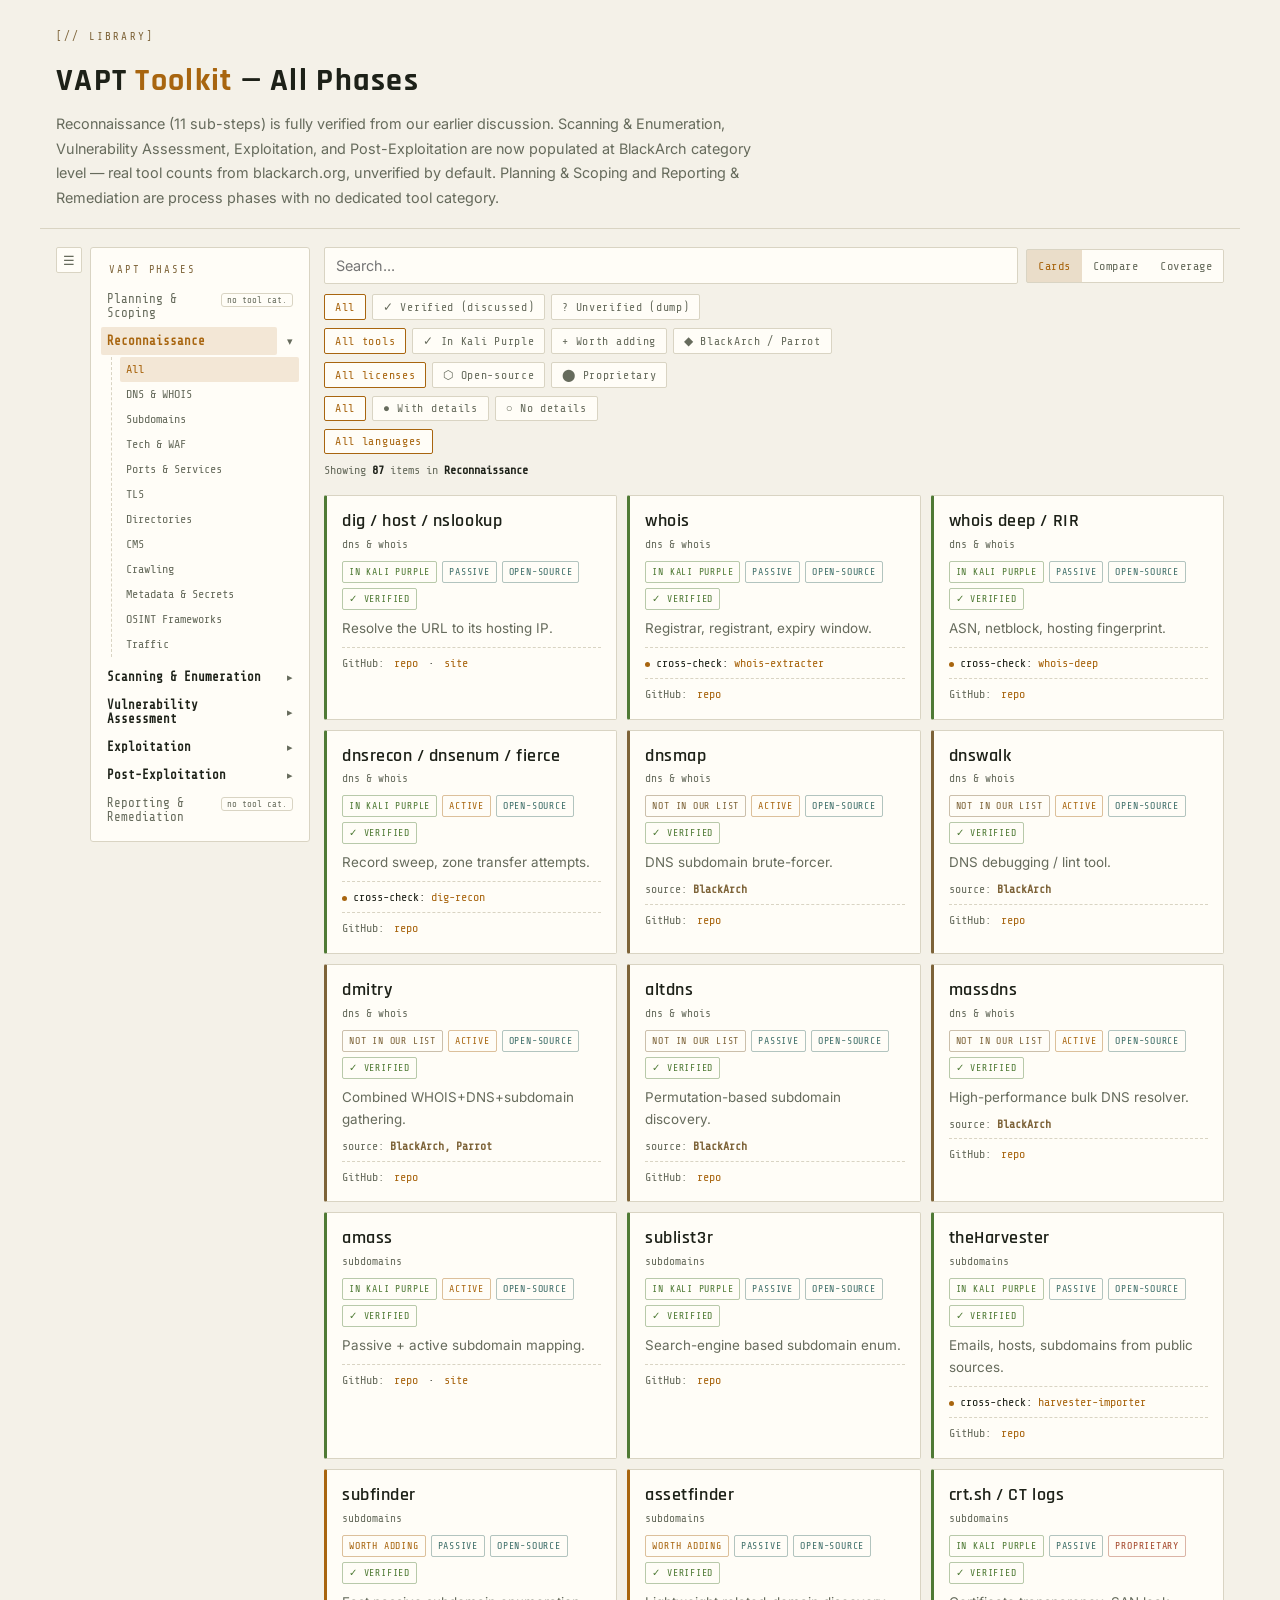
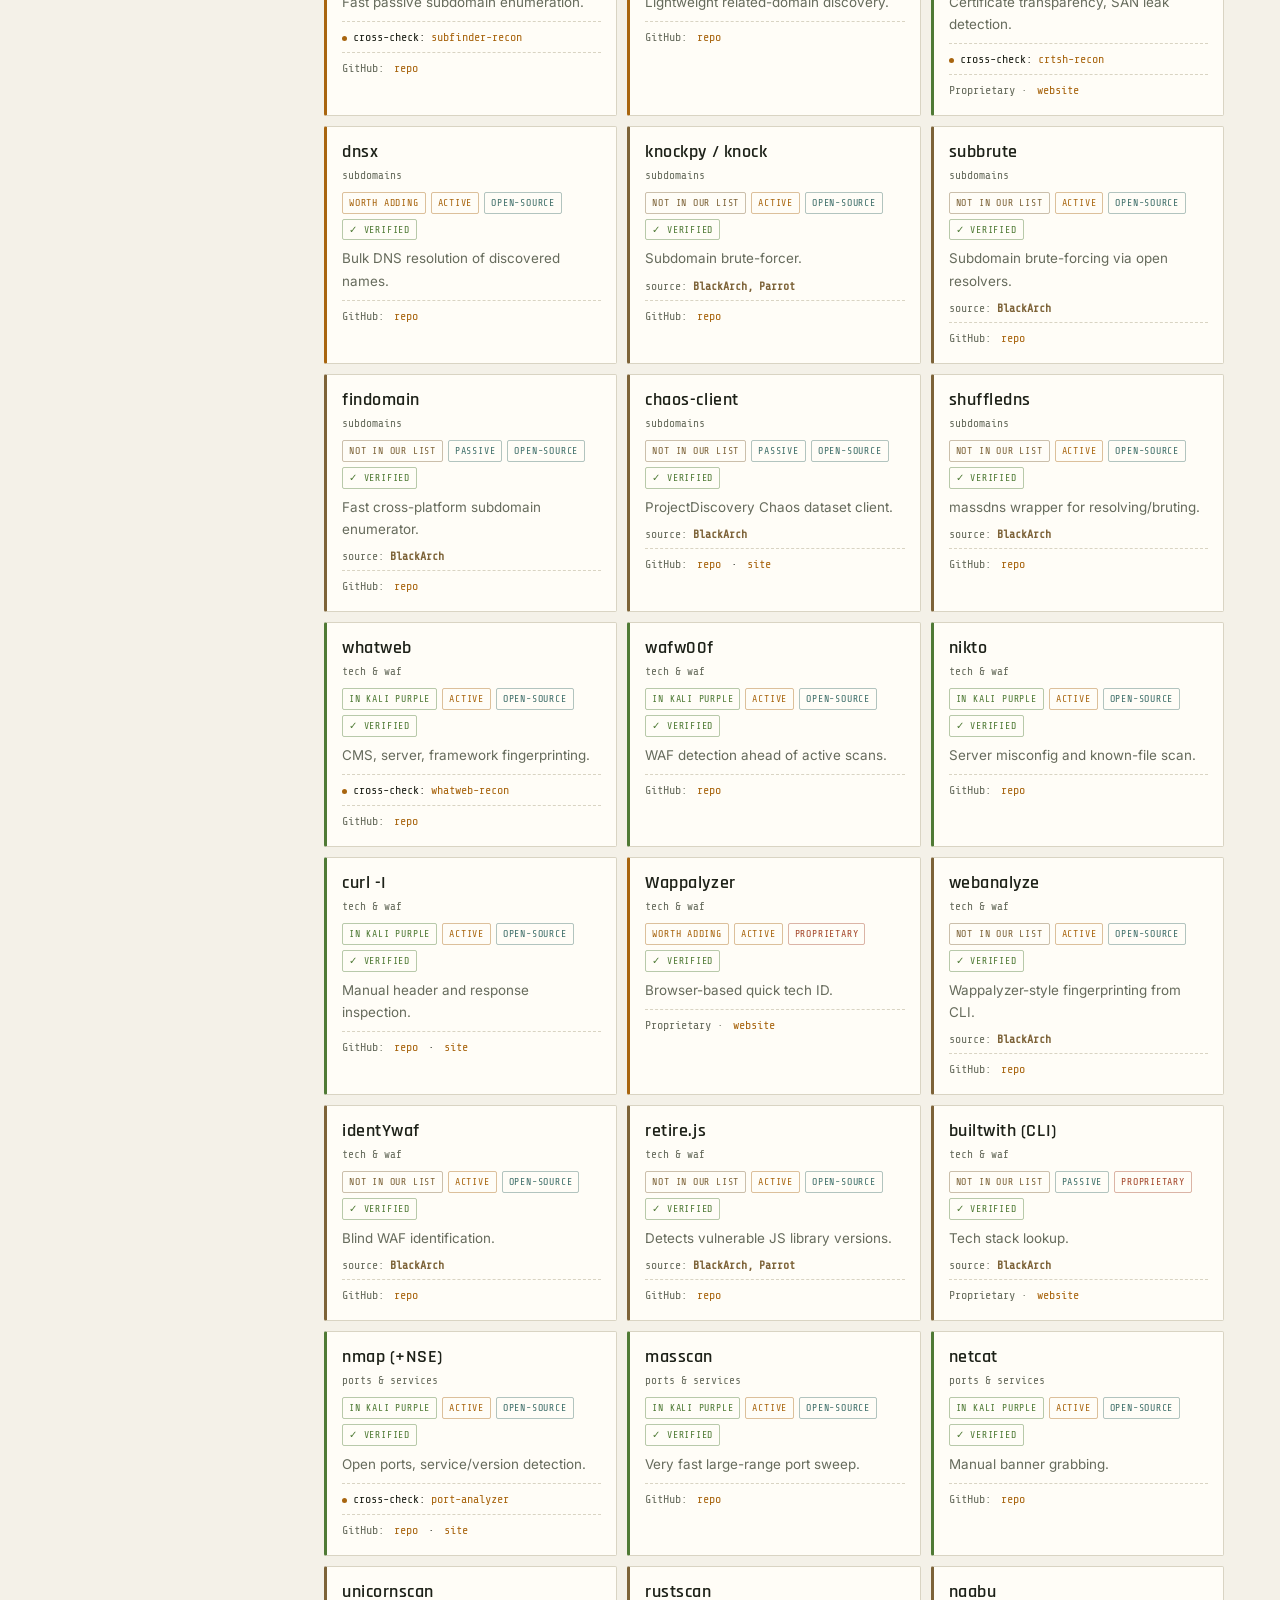
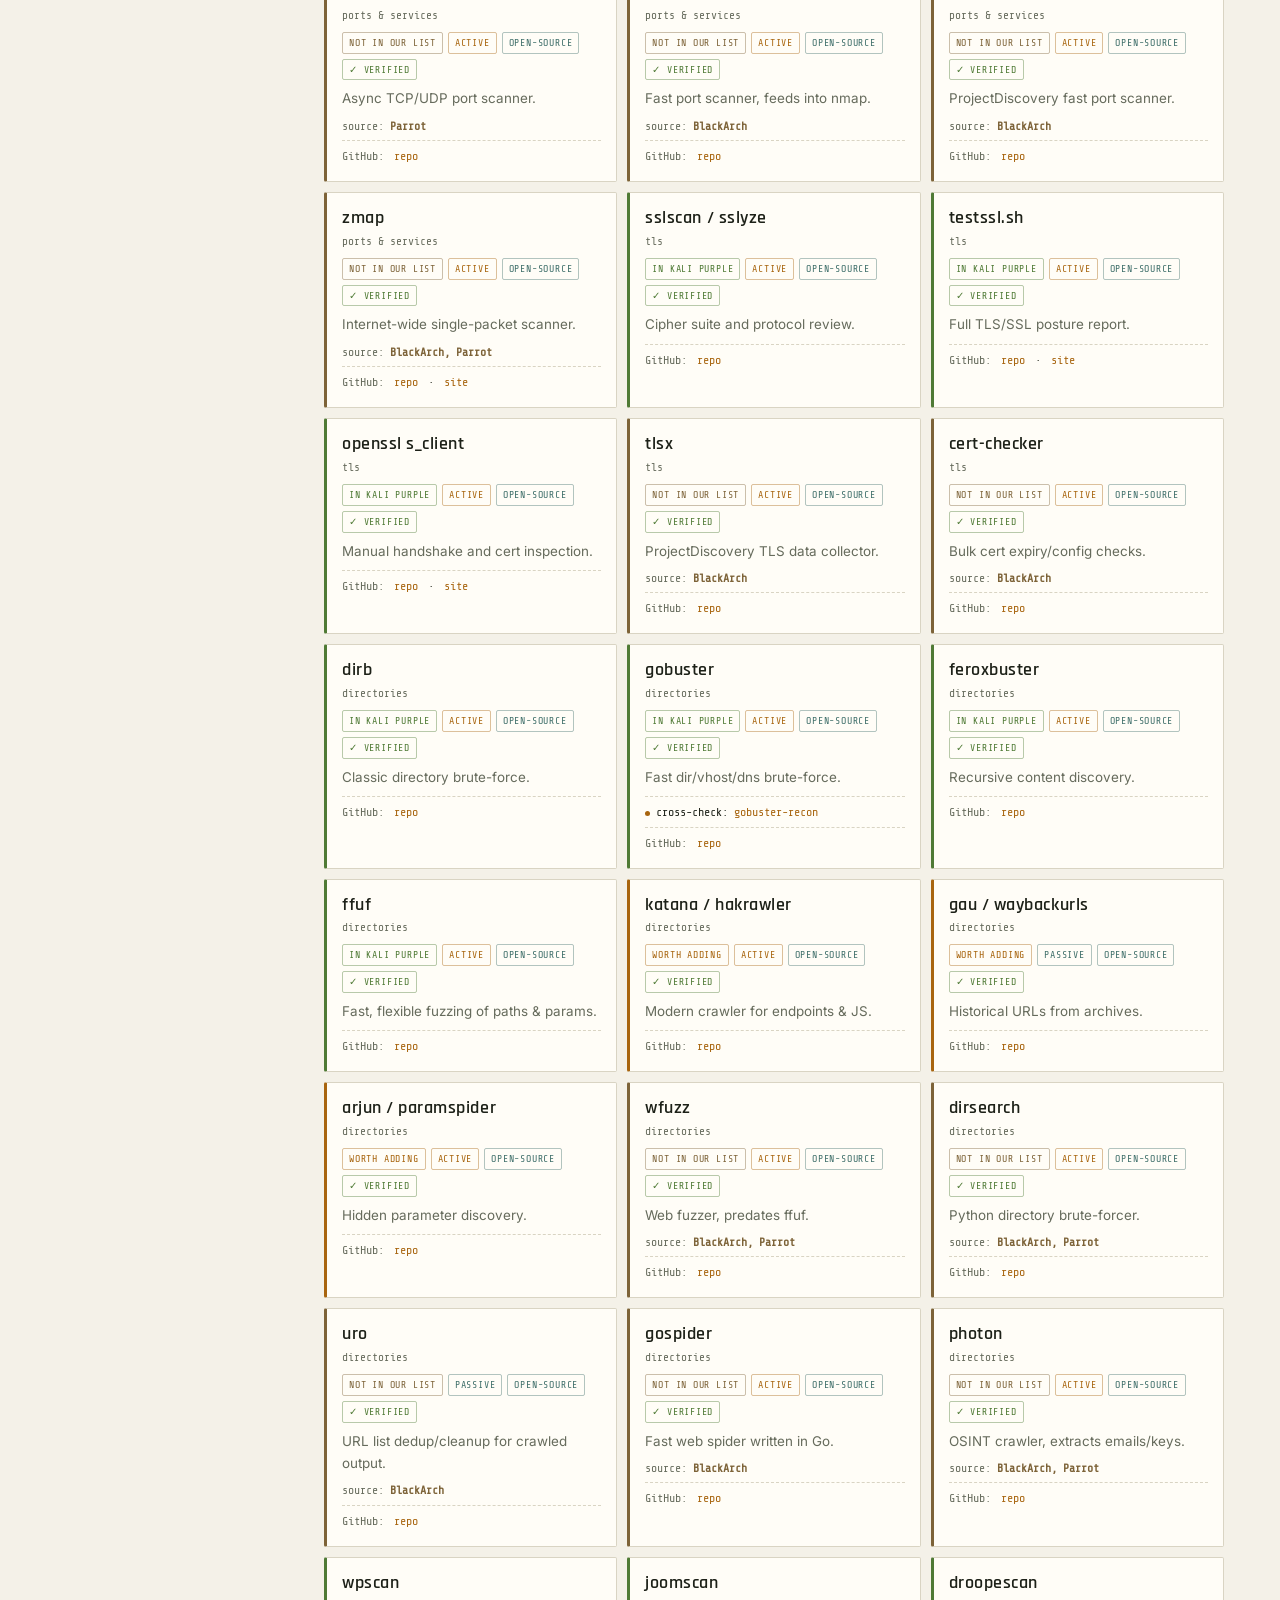
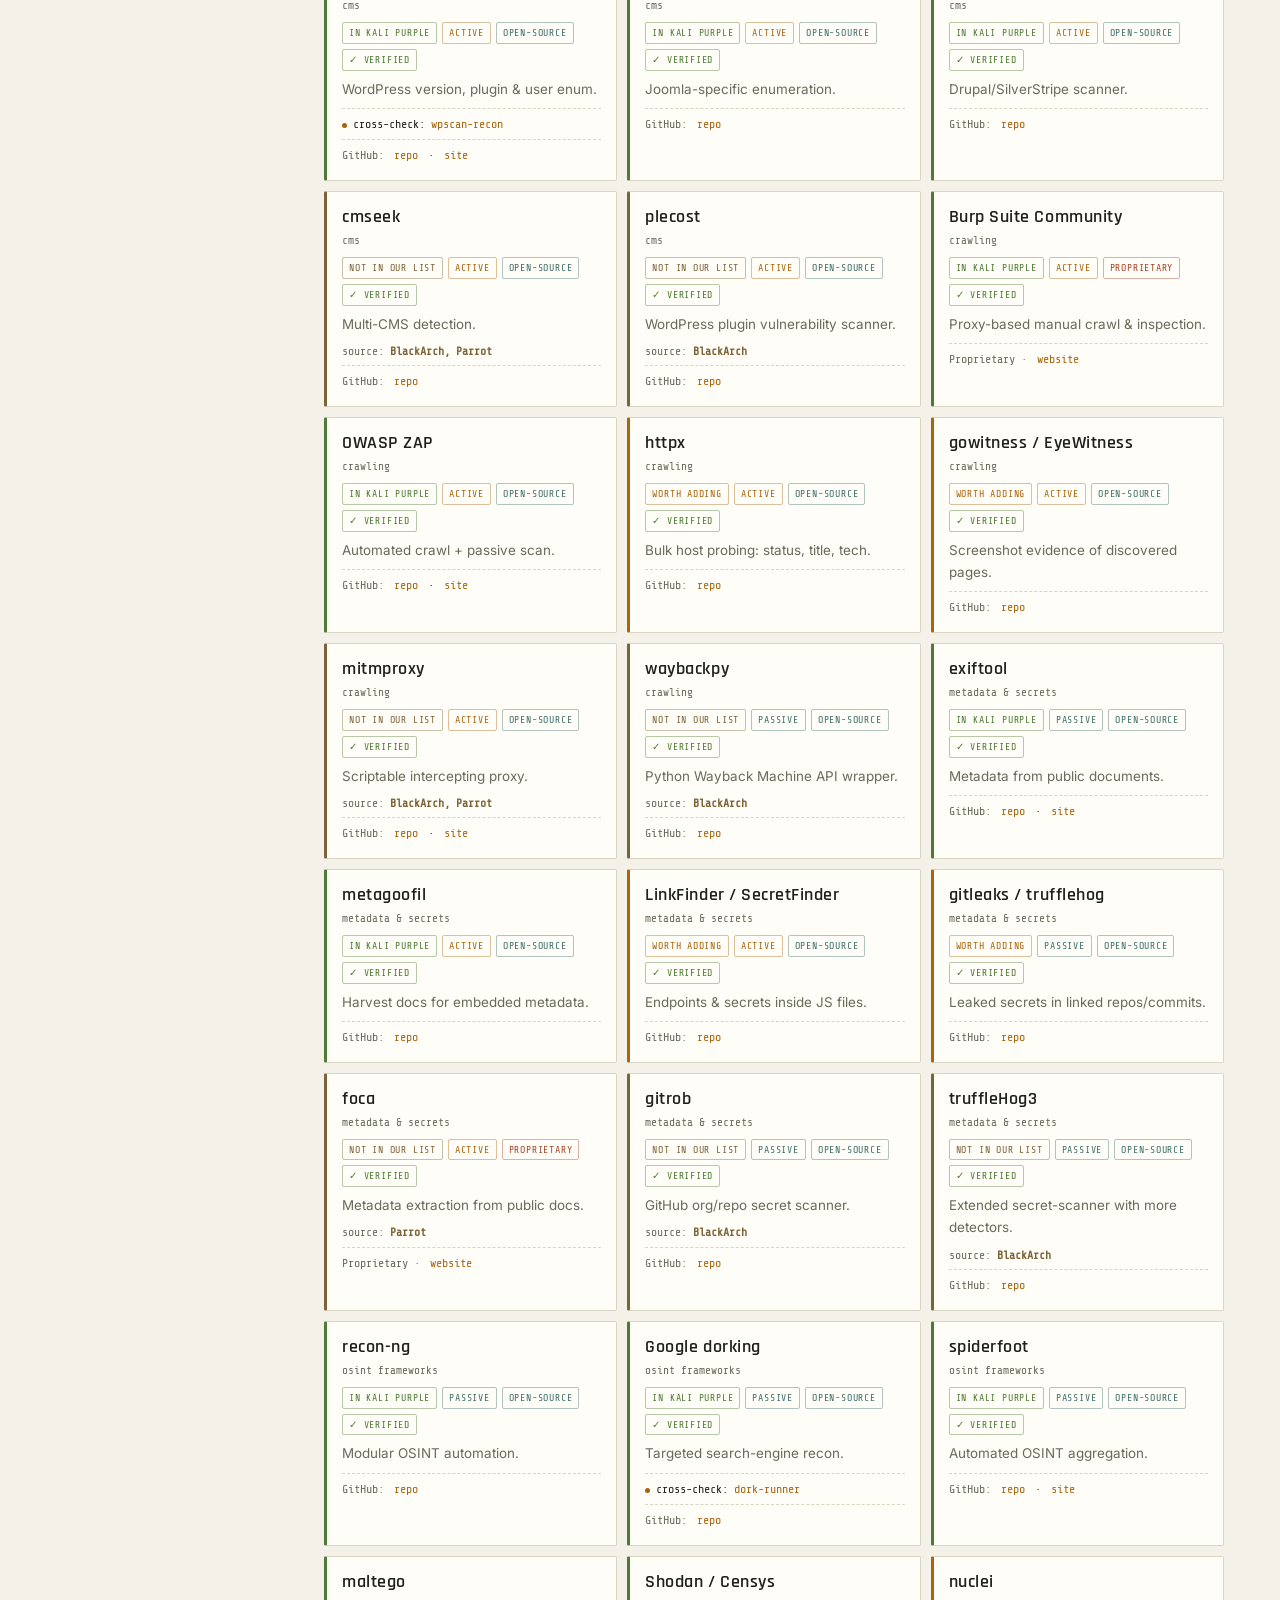
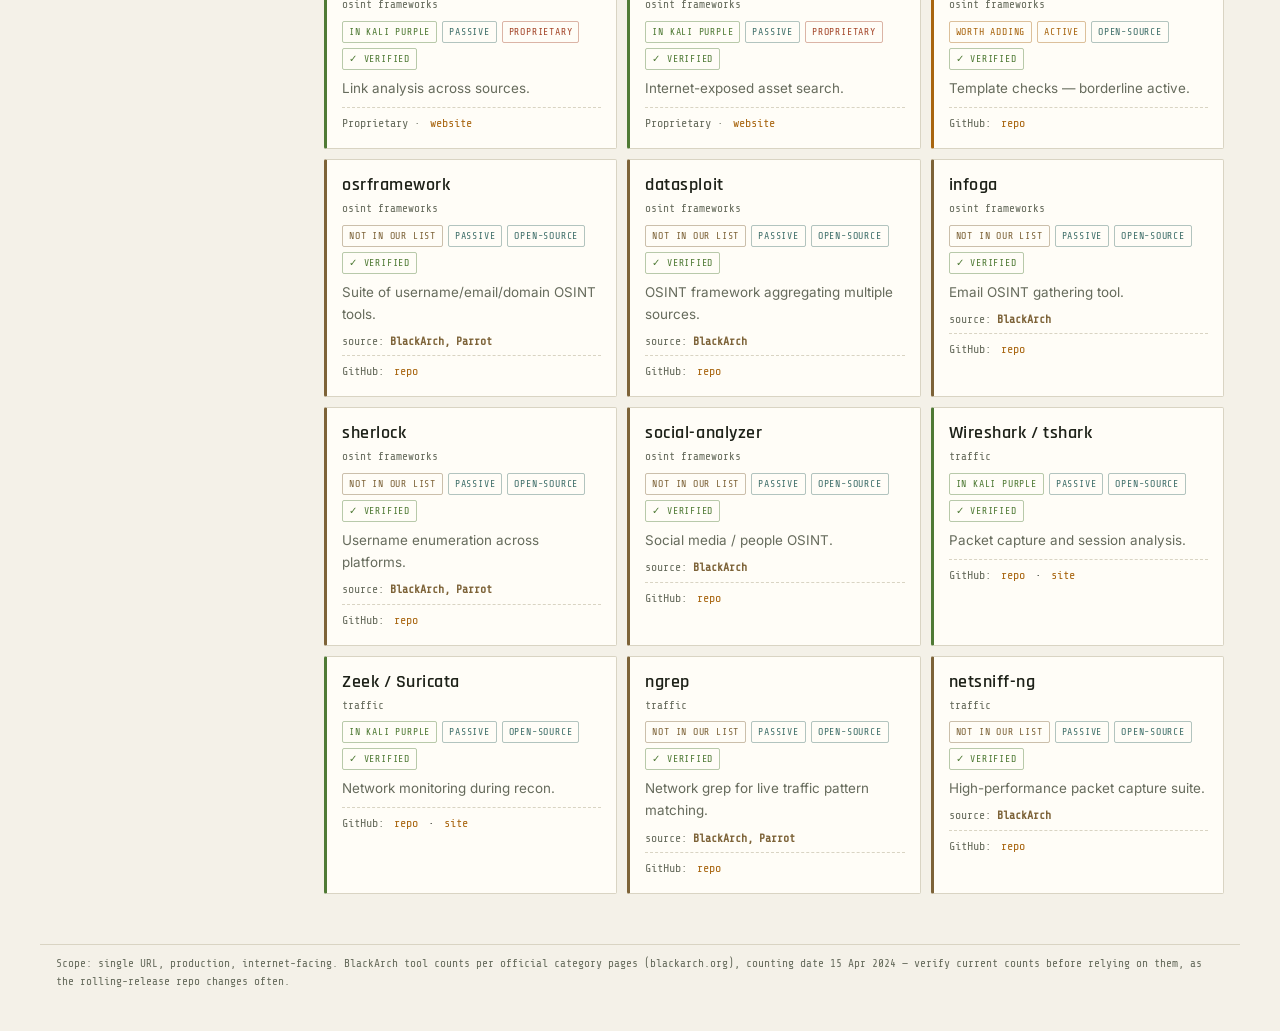
<file: pages/vapt-toolkit.html>
<!DOCTYPE html>
<html lang="en">
<head>
<meta charset="UTF-8">
<meta name="viewport" content="width=device-width, initial-scale=1, viewport-fit=cover">
<title>VAPT Toolkit — All Phases | Library</title>
<meta name="description" content="Tools for every phase of a vulnerability assessment and penetration test, with filters and comparison views.">
<link rel="stylesheet" href="css/tokens.css">
<link rel="stylesheet" href="css/base.css">
<link rel="stylesheet" href="css/components.css">
<script src="js/core.js" defer></script>
</head>
<body data-page="vapt-toolkit" data-has-data>
<header class="page-header">
  <h1>VAPT <span>Toolkit</span> — All Phases</h1>
  <p class="sub">Reconnaissance (11 sub-steps) is fully verified from our earlier discussion. Scanning & Enumeration, Vulnerability Assessment, Exploitation, and Post-Exploitation are now populated at BlackArch category level — real tool counts from blackarch.org, unverified by default. Planning & Scoping and Reporting & Remediation are process phases with no dedicated tool category.</p>
</header>

<div class="layout">
  <div class="navwrap">
    <button class="collapsebtn" id="collapseBtn" title="Collapse panel">☰<span class="label"> Phases</span></button>
    <nav class="steps" id="steps"></nav>
  </div>
  <main>
    <div class="toolbar">
      <input class="search" id="search" placeholder="Search...">
      <div class="viewtoggle" id="viewToggle">
        <button data-view="cards" class="active">Cards</button>
        <button data-view="compare">Compare</button>
        <button data-view="coverage">Coverage</button>
      </div>
    </div>
    <div class="row" id="verifiedRow"></div>
    <div class="row" id="statusRow"></div>
    <div class="row" id="licenseRow"></div>
    <div class="row" id="detailsRow"></div>
    <div class="row" id="langRow"></div>
    <p class="count" id="count"></p>
    <div id="noteArea"></div>
    <div class="grid" id="grid"></div>
    <div class="tablewrap" id="tablewrap" hidden></div>
    <p class="empty" id="empty">No tools match these filters.</p>
  </main>
</div>

<footer class="page-footer">Scope: single URL, production, internet-facing. BlackArch tool counts per official category pages (blackarch.org), counting date 15 Apr 2024 — verify current counts before relying on them, as the rolling-release repo changes often.</footer>
</body>
</html>
</file>
<file: css/tokens.css>
/*
 * File purpose: design tokens for every library page (colors, fonts, radii,
 * widths) and their dark/light themes. No selectors other than :root live here,
 * so a token change is made in exactly one place.
 *
 * Theme rule: dark is the default (taken from the VAPT toolkit page); light
 * follows prefers-color-scheme unless the page sets data-theme="dark", and
 * data-theme="light" forces light.
 */
:root {
  /* Surface and text */
  --bg: #0a0e12;
  --panel: #10151b;
  --line: #1e262f;
  --text: #c9d4dc;
  --dim: #6b7a87;

  /* Accent palette: one name per hue, reused for pills, chips and borders */
  --green: #4fd98b;
  --amber: #e8a63b;
  --violet: #9b8cf2;
  --blue: #5aa9e6;
  --red: #e8596b;
  --cyan: #4cc2d6;
  --lime: #b6cf5a;

  /* Series colors for pages that need up to seven distinct branches */
  --c1: var(--blue);
  --c2: var(--green);
  --c3: var(--amber);
  --c4: var(--violet);
  --c5: var(--red);
  --c6: var(--cyan);
  --c7: var(--lime);

  /* Translucent fills derived from the accents, so they follow the theme */
  --green-bg: color-mix(in srgb, var(--green) 14%, transparent);
  --amber-bg: color-mix(in srgb, var(--amber) 14%, transparent);
  --violet-bg: color-mix(in srgb, var(--violet) 14%, transparent);
  --blue-bg: color-mix(in srgb, var(--blue) 14%, transparent);
  --red-bg: color-mix(in srgb, var(--red) 14%, transparent);
  --hover-bg: color-mix(in srgb, var(--text) 5%, transparent);

  /* Typography, shape and layout */
  --mono: 'JetBrains Mono', ui-monospace, 'Courier New', monospace;
  --radius: 4px;
  --radius-lg: 6px;
  --page-width: 1300px;
  --gutter: 16px;

  color-scheme: dark;
}

@media (prefers-color-scheme: light) {
  :root:not([data-theme="dark"]) {
    --bg: #f3f5f6; --panel: #fff; --line: #dde3e7; --text: #19242c; --dim: #5d6c78;
    --green: #17925a; --amber: #b5750f; --violet: #6b58d6; --blue: #1f78c0;
    --red: #cc3a4e; --cyan: #0b8396; --lime: #6b7f12;
    color-scheme: light;
  }
}

:root[data-theme="light"] {
  --bg: #f3f5f6; --panel: #fff; --line: #dde3e7; --text: #19242c; --dim: #5d6c78;
  --green: #17925a; --amber: #b5750f; --violet: #6b58d6; --blue: #1f78c0;
  --red: #cc3a4e; --cyan: #0b8396; --lime: #6b7f12;
  color-scheme: light;
}
</file>
<file: css/base.css>
/*
 * File purpose: the page shell shared by every library page - reset, body,
 * header, two-column layout, collapsible sidebar, footer, base typography.
 * Components (cards, chips, tables...) live in components.css.
 *
 * Page contract: <header class="page-header">, <div class="layout"> with an
 * optional <div class="navwrap"> sidebar and a <main>, then <footer class="page-footer">.
 */
*, *::before, *::after { box-sizing: border-box; }

html { scroll-padding-top: env(safe-area-inset-top, 0px); }

body {
  margin: 0; min-height: 100%;
  background: var(--bg); color: var(--text); font-family: var(--mono);
  padding-top: env(safe-area-inset-top, 0px);
  padding-bottom: env(safe-area-inset-bottom, 0px);
}

a { color: var(--green); text-decoration: none; }
a:hover { text-decoration: underline; }

code {
  font-family: var(--mono); font-size: .92em; word-break: break-word;
  background: var(--hover-bg); padding: 1px 5px; border-radius: var(--radius);
}

/* Header: title with one accent word, then a one-paragraph subtitle */
.page-header { padding: 20px var(--gutter) 12px; max-width: var(--page-width); margin: 0 auto; }
h1 { font-size: 1.2rem; margin: 0 0 4px; letter-spacing: .02em; font-weight: 700; }
h1 span { color: var(--green); }
.sub { color: var(--dim); font-size: .76rem; margin: 0; line-height: 1.5; max-width: 78ch; }

/* Layout: sidebar (optional) plus main column */
.layout {
  max-width: var(--page-width); margin: 0 auto; padding: 0 var(--gutter) 50px;
  display: flex; gap: 14px; align-items: flex-start;
}
main { flex: 1; min-width: 0; }

/* Sidebar */
.navwrap { flex: 0 0 auto; display: flex; align-items: flex-start; }
.collapsebtn {
  background: var(--panel); border: 1px solid var(--line); color: var(--dim);
  width: 26px; height: 26px; border-radius: var(--radius); cursor: pointer;
  font-family: var(--mono); font-size: .8rem; flex: none;
  position: sticky; top: 12px; margin-right: 8px;
}
/* The label next to the sidebar toggle shows only on phones, where the button is full width */
.collapsebtn .label { display: none; }
nav.steps {
  width: 220px; position: sticky; top: 12px; background: var(--panel);
  border: 1px solid var(--line); border-radius: var(--radius-lg); padding: 10px;
  max-height: calc(100vh - 24px); overflow-y: auto;
  transition: width .2s, padding .2s, opacity .2s;
}
nav.steps.collapsed { width: 0; padding: 0; border: none; overflow: hidden; opacity: 0; }
.navlabel { color: var(--dim); font-size: .62rem; padding: 4px 8px 6px; letter-spacing: .05em; }

.phase-row { display: flex; align-items: center; gap: 4px; }
.phase-btn, .step-btn {
  display: flex; align-items: baseline; gap: 8px; text-align: left;
  background: none; border: none; color: var(--text); font-family: var(--mono);
  border-radius: var(--radius); cursor: pointer;
}
.phase-btn { flex: 1; font-size: .73rem; padding: 7px 6px; font-weight: 600; }
.phase-btn:hover { background: var(--hover-bg); }
.phase-btn.active-phase { color: var(--green); background: var(--green-bg); }
.phase-btn.disabled { color: var(--dim); cursor: default; font-weight: 400; }
.phase-btn.disabled:hover { background: none; }
.soon {
  font-size: .56rem; color: var(--dim); border: 1px solid var(--line);
  border-radius: 3px; padding: 1px 5px; margin-left: auto; white-space: nowrap;
}
.chev { background: none; border: none; color: var(--dim); cursor: pointer; font-size: .7rem; padding: 4px 6px; flex: none; }
.chev:hover { color: var(--text); }

.steplist {
  margin: 2px 0 6px 10px; padding-left: 8px; border-left: 1px dashed var(--line);
  overflow: hidden; transition: max-height .2s ease, opacity .2s ease;
}
.steplist.collapsed { max-height: 0 !important; opacity: 0; margin: 0; padding: 0; border: none; }
.step-btn {
  width: 100%; color: var(--dim); font-size: .68rem; padding: 6px;
  transition: background .15s, color .15s;
}
.step-btn:hover { background: var(--hover-bg); color: var(--text); text-decoration: none; }
.step-btn.active { background: var(--green-bg); color: var(--green); font-weight: 600; }

/* Footer */
.page-footer {
  max-width: var(--page-width); margin: 0 auto; padding: 10px var(--gutter) 40px;
  color: var(--dim); font-size: .64rem; line-height: 1.6;
}

/* Phone width: sidebar becomes a block above the content */
@media (max-width: 820px) {
  .layout { flex-direction: column; padding: 0 12px 40px; gap: 10px; }
  .navwrap { flex-direction: column; width: 100%; gap: 8px; }
  .collapsebtn .label { display: inline; white-space: pre; }
  .collapsebtn {
    position: static; width: 100%; height: 34px; margin: 0; border-radius: var(--radius-lg);
    display: flex; align-items: center; justify-content: center; font-size: .72rem;
  }
  nav.steps { position: static; width: 100%; max-height: none; transition: none; }
  nav.steps.collapsed { display: none; width: 100%; opacity: 1; padding: 10px; border: 1px solid var(--line); }
  .phase-row, .phase-btn, .step-btn { width: 100%; }
  .steplist { margin-left: 6px; }
  h1 { font-size: 1.05rem; }
}
</file>
<file: css/components.css>
/*
 * File purpose: reusable components for library pages - toolbar, chips, cards,
 * pills, link rows, tables, key/value lists, disclosure branches, code blocks.
 * Page-specific CSS is not allowed; a new look is a new component here.
 */

/* Toolbar: search box, button group, filter chips */
.toolbar { display: flex; gap: 8px; flex-wrap: wrap; align-items: center; margin-bottom: 10px; }
.search {
  flex: 1; min-width: 150px; background: var(--panel); border: 1px solid var(--line);
  color: var(--text); padding: 9px 11px; font-family: var(--mono); font-size: .82rem; border-radius: var(--radius);
}
.search:focus { outline: 1px solid var(--green); }
.viewtoggle { display: flex; border: 1px solid var(--line); border-radius: var(--radius); overflow: hidden; flex: none; }
.viewtoggle button {
  background: var(--panel); color: var(--dim); border: none; padding: 9px 11px;
  font-family: var(--mono); font-size: .7rem; cursor: pointer; white-space: nowrap;
}
.viewtoggle button.active { background: var(--green); color: var(--bg); font-weight: 600; }
.viewtoggle button:disabled { opacity: .35; cursor: not-allowed; }

.row { display: flex; flex-wrap: wrap; gap: 6px; margin-bottom: 8px; }
.chip {
  background: var(--panel); border: 1px solid var(--line); color: var(--dim);
  padding: 6px 10px; font-size: .7rem; border-radius: 999px; cursor: pointer; font-family: var(--mono);
  transition: border-color .15s, color .15s, background .15s; white-space: nowrap;
}
.chip:hover { color: var(--text); border-color: var(--dim); }
.chip.active { color: var(--bg); background: var(--green); border-color: var(--green); font-weight: 600; }
.chip.active[data-val="add"] { background: var(--amber); border-color: var(--amber); }
.chip.active[data-val="other"] { background: var(--violet); border-color: var(--violet); }
.chip.active[data-val="oss"] { background: var(--blue); border-color: var(--blue); }
.chip.active[data-val="prop"],
.chip.active[data-val="unverified"] { background: var(--red); border-color: var(--red); }

/* Result count, note box, empty state */
.count { color: var(--dim); font-size: .7rem; margin: 2px 0 14px; }
.count b { color: var(--text); }
.notebox {
  color: var(--dim); font-size: .72rem; border: 1px dashed var(--line);
  border-radius: var(--radius-lg); padding: 10px 12px; margin: 4px 0 14px; line-height: 1.5;
}
.notebox b { color: var(--text); }
.pickstep { color: var(--dim); font-size: .78rem; padding: 26px; text-align: center; }
.empty { color: var(--dim); font-size: .78rem; padding: 26px 0; text-align: center; display: none; }
.hide { display: none !important; }

/* Section heading: dim label with a rule (and optional colored dot) */
.subhead {
  display: flex; align-items: center; gap: 8px; margin: 16px 0 10px; color: var(--dim);
  font-size: .66rem; letter-spacing: .04em; grid-column: 1 / -1;
}
.subhead:first-child { margin-top: 0; }
.subhead .line { flex: 1; height: 1px; background: var(--line); }
.subhead .dotp, .subhead .dota { width: 6px; height: 6px; border-radius: 50%; flex: none; }
.subhead .dotp { background: var(--blue); }
.subhead .dota { background: var(--amber); }
.section-title { font-size: 1rem; margin: 0 0 4px; font-weight: 700; }
.lead { color: var(--dim); font-size: .76rem; line-height: 1.5; margin: 0 0 14px; max-width: 78ch; }

/* Cards: the default container for one item */
.grid { display: grid; grid-template-columns: repeat(auto-fill, minmax(230px, 1fr)); gap: 10px; }
.card {
  background: var(--panel); border: 1px solid var(--line); border-left: 3px solid var(--line);
  border-radius: var(--radius); padding: 12px 13px; overflow: hidden; min-width: 0;
  transition: opacity .25s ease, transform .25s ease;
}
.card.k-have, .card.k-verified { border-left-color: var(--green); }
.card.k-add { border-left-color: var(--amber); }
.card.k-other { border-left-color: var(--violet); }
.card.k-unverified { border-left-color: var(--red); }
.tname { font-size: .86rem; font-weight: 700; margin: 0 0 3px; word-break: break-word; }
.tcat { color: var(--dim); font-size: .64rem; text-transform: lowercase; margin: 0 0 7px; }
.why { color: var(--dim); font-size: .71rem; line-height: 1.45; margin: 0 0 8px; }
.card .why:last-child { margin-bottom: 0; }

/* Pills: small status labels. Color is set by a modifier class */
.pillrow { display: flex; gap: 5px; flex-wrap: wrap; margin-bottom: 7px; }
.pill, .status-pill, .act-pill, .lic-pill, .ver-pill {
  display: inline-block; font-size: .6rem; padding: 2px 6px; border-radius: 3px; font-weight: 600; white-space: nowrap;
}
.pill.green, .status-pill.have, .ver-pill.verified { background: var(--green-bg); color: var(--green); }
.pill.amber, .status-pill.add, .act-pill.active { background: var(--amber-bg); color: var(--amber); }
.pill.violet, .status-pill.other { background: var(--violet-bg); color: var(--violet); }
.pill.blue, .act-pill.passive, .lic-pill.oss { background: var(--blue-bg); color: var(--blue); }
.pill.red, .lic-pill.prop, .ver-pill.unverified { background: var(--red-bg); color: var(--red); }
.countchip {
  display: inline-block; background: var(--hover-bg); font-size: .66rem;
  padding: 2px 7px; border-radius: 3px; font-weight: 700;
}

/* Link and source footers inside a card */
.linkrow, .repo {
  font-size: .68rem; border-top: 1px dashed var(--line); padding-top: 7px; margin-top: 4px;
}
.linkrow { display: flex; flex-wrap: wrap; gap: 4px 10px; }
.linkrow .lbl { color: var(--dim); }
.repo { display: flex; align-items: center; gap: 6px; }
.dot { width: 5px; height: 5px; border-radius: 50%; background: var(--green); flex: none; }
.src { color: var(--dim); font-size: .66rem; }
.src b { color: var(--violet); }

/* Key/value list: a bordered panel of rows (path or command + meaning) */
.list { background: var(--panel); border: 1px solid var(--line); border-radius: var(--radius-lg); overflow: hidden; margin-bottom: 6px; }
.list-row {
  display: grid; grid-template-columns: minmax(150px, 260px) 1fr; gap: 16px;
  padding: 8px 14px; border-top: 1px solid var(--line); font-size: .74rem; line-height: 1.5;
}
.list-row:first-child { border-top: 0; }
.list-row code { color: var(--green); background: none; padding: 0; overflow-wrap: anywhere; }
.list-row .pill { margin-left: 8px; }

/* Code block for directory trees and snippets */
.codeblock {
  font-family: var(--mono);
  background: var(--panel); border: 1px solid var(--line); border-radius: var(--radius-lg);
  padding: 14px 16px; margin: 0 0 14px; overflow-x: auto; font-size: .74rem; line-height: 1.7;
}

/* Tables: compare and coverage views */
.tablewrap { overflow-x: auto; }
.tablewrap table { width: 100%; border-collapse: collapse; font-size: .7rem; }
.tablewrap th, .tablewrap td { text-align: left; padding: 7px 9px; border-bottom: 1px solid var(--line); vertical-align: top; }
.tablewrap th { color: var(--dim); font-weight: 600; background: var(--panel); position: sticky; top: 0; }
.tablewrap td.tool { font-weight: 700; white-space: nowrap; }
.tablewrap td.yes { color: var(--green); text-align: center; }
.tablewrap td.no { color: var(--dim); text-align: center; }
.tablewrap td.total { font-weight: 700; text-align: right; }
.badge { display: inline-block; font-size: .6rem; padding: 2px 6px; border-radius: 3px; font-weight: 600; white-space: nowrap; }
.badge.have { background: var(--green-bg); color: var(--green); }
.badge.add { background: var(--amber-bg); color: var(--amber); }
.badge.other { background: var(--violet-bg); color: var(--violet); }

/* Mind map: a root pill and colored, collapsible branches.
   A branch picks its color with data-c="1".."7" (the --c1..--c7 tokens). */
.tree { position: relative; padding-left: 34px; }
.tree::before {
  content: ""; position: absolute; left: 11px; top: 0; bottom: 18px;
  width: 3px; background: var(--line); border-radius: 2px;
}
.root {
  display: inline-block; background: var(--text); color: var(--bg); font-weight: 800;
  font-size: 1rem; padding: 7px 18px; border-radius: 999px; margin: 0 0 20px -34px; position: relative;
}
.branch { position: relative; margin: 0 0 14px; }
.branch[data-c="1"] { --b: var(--c1); } .branch[data-c="2"] { --b: var(--c2); }
.branch[data-c="3"] { --b: var(--c3); } .branch[data-c="4"] { --b: var(--c4); }
.branch[data-c="5"] { --b: var(--c5); } .branch[data-c="6"] { --b: var(--c6); }
.branch[data-c="7"] { --b: var(--c7); }
.branch::before { content: ""; position: absolute; left: -23px; top: 18px; width: 23px; height: 3px; background: var(--b); }
.branch summary {
  list-style: none; cursor: pointer; display: inline-flex; align-items: center; gap: 10px;
  background: var(--b); color: var(--bg); font-size: .8rem; font-weight: 700;
  padding: 7px 14px; border-radius: var(--radius-lg);
}
.branch summary::-webkit-details-marker { display: none; }
.branch summary::after { content: "−"; font-weight: 800; opacity: .85; }
.branch:not([open]) summary::after { content: "+"; }
.branch summary:focus-visible, button:focus-visible { outline: 2px solid var(--green); outline-offset: 2px; }
.branch > .why { margin: 8px 0 0 4px; }
.branch .grid { margin: 10px 0 0 6px; padding-left: 14px; border-left: 3px solid var(--b); }
.branch .card { border-left-color: var(--b); }
.card.cmd code { display: block; margin-bottom: 3px; }

@media (max-width: 820px) {
  .grid { grid-template-columns: 1fr; }
  .toolbar { flex-direction: column; align-items: stretch; }
  .viewtoggle { width: 100%; }
  .viewtoggle button { flex: 1; }
  .list-row { grid-template-columns: 1fr; gap: 2px; }
}
</file>
<file: pages/css/tokens.css>
/*
 * File purpose: design tokens for every library page (colors, fonts, radii,
 * widths) and their dark/light themes. No selectors other than :root live here,
 * so a token change is made in exactly one place.
 *
 * Look: close to the portfolio (fmfalgun.github.io) - near-black olive
 * surfaces, cream text, amber accent, Rajdhani headings, Inter body text and
 * Share Tech Mono for labels - but not identical, so the status colors stay
 * readable.
 *
 * Theme rule: dark is the default; light follows prefers-color-scheme unless
 * the page sets data-theme="dark", and data-theme="light" forces light.
 */
@import url('https://fonts.googleapis.com/css2?family=Share+Tech+Mono&family=Inter:wght@300;400;500;600&family=Rajdhani:wght@400;500;600;700&display=swap');

:root {
  /* Surface and text */
  --bg: #0d0f0a;
  --panel: #131710;
  --line: #2a3028;
  --text: #e8e4d9;
  --dim: #8a8f80;

  /* Hue palette: muted earth tones (olive, khaki, rust, slate) so pills and
     branches stay distinguishable without breaking the portfolio's feel.
     Names are historical: --violet is khaki, --blue is slate. */
  --green: #8aa66f;
  --amber: #d4882a;
  --violet: #a88f6a;
  --blue: #7f9a96;
  --red: #c4684a;
  --cyan: #6f9a8c;
  --lime: #a9a45a;
  --khaki: #8b7355;

  /* The page's main accent (links, active states, headings' accent word) */
  --accent: var(--amber);
  --accent-bg: color-mix(in srgb, var(--accent) 14%, transparent);

  /* Series colors for pages that need up to seven distinct branches */
  --c1: var(--blue);
  --c2: var(--green);
  --c3: var(--amber);
  --c4: var(--violet);
  --c5: var(--red);
  --c6: var(--cyan);
  --c7: var(--lime);

  /* Translucent fills derived from the accents, so they follow the theme */
  --green-bg: color-mix(in srgb, var(--green) 14%, transparent);
  --amber-bg: color-mix(in srgb, var(--amber) 14%, transparent);
  --violet-bg: color-mix(in srgb, var(--violet) 14%, transparent);
  --blue-bg: color-mix(in srgb, var(--blue) 14%, transparent);
  --red-bg: color-mix(in srgb, var(--red) 14%, transparent);
  --hover-bg: color-mix(in srgb, var(--text) 5%, transparent);

  /* Typography, shape and layout */
  --mono: 'Share Tech Mono', ui-monospace, 'Courier New', monospace;
  --font-display: 'Rajdhani', sans-serif;
  --font-body: 'Inter', system-ui, sans-serif;
  --radius: 2px;
  --radius-lg: 3px;
  --page-width: 1200px;
  --gutter: 16px;

  color-scheme: dark;
}

@media (prefers-color-scheme: light) {
  :root:not([data-theme="dark"]) {
    --bg: #f4f1e8; --panel: #fffdf7; --line: #d9d4c3; --text: #1d2118; --dim: #666b5c;
    --green: #4f7a35; --amber: #a8650f; --violet: #7d6338; --blue: #3f6f6a;
    --red: #a5482c; --cyan: #2f7a68; --lime: #6c6a14; --khaki: #7d6338;
    color-scheme: light;
  }
}

:root[data-theme="light"] {
  --bg: #f4f1e8; --panel: #fffdf7; --line: #d9d4c3; --text: #1d2118; --dim: #666b5c;
  --green: #4f7a35; --amber: #a8650f; --violet: #7d6338; --blue: #3f6f6a;
  --red: #a5482c; --cyan: #2f7a68; --lime: #6c6a14; --khaki: #7d6338;
  color-scheme: light;
}
</file>
<file: pages/css/base.css>
/*
 * File purpose: the page shell shared by every library page - reset, body,
 * header, two-column layout, collapsible sidebar, footer, base typography.
 * Components (cards, chips, tables...) live in components.css.
 *
 * Page contract: <header class="page-header">, <div class="layout"> with an
 * optional <div class="navwrap"> sidebar and a <main>, then <footer class="page-footer">.
 */
*, *::before, *::after { box-sizing: border-box; }

html { scroll-padding-top: env(safe-area-inset-top, 0px); }

body {
  margin: 0; min-height: 100%;
  background: var(--bg); color: var(--text); font-family: var(--font-body);
  font-size: 15px; line-height: 1.6;
  padding-top: env(safe-area-inset-top, 0px);
  padding-bottom: env(safe-area-inset-bottom, 0px);
}

a { color: var(--accent); text-decoration: none; }
a:hover { text-decoration: underline; }

code {
  font-family: var(--mono); font-size: .92em; word-break: break-word;
  background: var(--hover-bg); padding: 1px 5px; border-radius: var(--radius);
}

/* Header: small khaki label (as on the portfolio pages), title with one
   accent word, then a one-paragraph subtitle */
.page-header { padding: 28px var(--gutter) 18px; max-width: var(--page-width); margin: 0 auto 18px; border-bottom: 1px solid var(--line); }
.page-header::before {
  content: "[// LIBRARY]"; display: block; margin-bottom: .6rem;
  font-family: var(--mono); font-size: .68rem; letter-spacing: .2em; color: var(--khaki);
}
h1 {
  font-family: var(--font-display); font-size: 2rem; margin: 0 0 6px;
  letter-spacing: .04em; font-weight: 700;
}
h1 span { color: var(--accent); }
.sub { color: var(--dim); font-size: .9rem; margin: 0; line-height: 1.7; max-width: 78ch; }

/* Layout: sidebar (optional) plus main column */
.layout {
  max-width: var(--page-width); margin: 0 auto; padding: 0 var(--gutter) 50px;
  display: flex; gap: 14px; align-items: flex-start;
}
main { flex: 1; min-width: 0; }

/* Sidebar */
.navwrap { flex: 0 0 auto; display: flex; align-items: flex-start; }
.collapsebtn {
  background: var(--panel); border: 1px solid var(--line); color: var(--dim);
  width: 26px; height: 26px; border-radius: var(--radius); cursor: pointer;
  font-family: var(--mono); font-size: .8rem; flex: none;
  position: sticky; top: 12px; margin-right: 8px;
}
/* The label next to the sidebar toggle shows only on phones, where the button is full width */
.collapsebtn .label { display: none; }
nav.steps {
  width: 220px; position: sticky; top: 12px; background: var(--panel);
  border: 1px solid var(--line); border-radius: var(--radius-lg); padding: 10px;
  max-height: calc(100vh - 24px); overflow-y: auto;
  transition: width .2s, padding .2s, opacity .2s;
}
nav.steps.collapsed { width: 0; padding: 0; border: none; overflow: hidden; opacity: 0; }
.navlabel { font-family: var(--mono); color: var(--khaki); font-size: .66rem; padding: 4px 8px 6px; letter-spacing: .18em; }

.phase-row { display: flex; align-items: center; gap: 4px; }
.phase-btn, .step-btn {
  display: flex; align-items: baseline; gap: 8px; text-align: left;
  background: none; border: none; color: var(--text); font-family: var(--mono);
  border-radius: var(--radius); cursor: pointer;
}
.phase-btn { flex: 1; font-size: .78rem; padding: 7px 6px; font-weight: 600; }
.phase-btn:hover { background: var(--hover-bg); }
.phase-btn.active-phase { color: var(--accent); background: var(--accent-bg); }
.phase-btn.disabled { color: var(--dim); cursor: default; font-weight: 400; }
.phase-btn.disabled:hover { background: none; }
.soon {
  font-size: .56rem; color: var(--dim); border: 1px solid var(--line);
  border-radius: 3px; padding: 1px 5px; margin-left: auto; white-space: nowrap;
}
.chev { background: none; border: none; color: var(--dim); cursor: pointer; font-size: .7rem; padding: 4px 6px; flex: none; }
.chev:hover { color: var(--text); }

.steplist {
  margin: 2px 0 6px 10px; padding-left: 8px; border-left: 1px dashed var(--line);
  overflow: hidden; transition: max-height .2s ease, opacity .2s ease;
}
.steplist.collapsed { max-height: 0 !important; opacity: 0; margin: 0; padding: 0; border: none; }
.step-btn {
  width: 100%; color: var(--dim); font-size: .74rem; padding: 6px;
  transition: background .15s, color .15s;
}
.step-btn:hover { background: var(--hover-bg); color: var(--text); text-decoration: none; }
.step-btn.active { background: var(--accent-bg); color: var(--accent); }

/* Footer */
.page-footer {
  max-width: var(--page-width); margin: 0 auto; padding: 10px var(--gutter) 40px;
  border-top: 1px solid var(--line); font-family: var(--mono);
  color: var(--dim); font-size: .7rem; line-height: 1.6;
}

/* Phone width: sidebar becomes a block above the content */
@media (max-width: 820px) {
  .layout { flex-direction: column; padding: 0 12px 40px; gap: 10px; }
  .navwrap { flex-direction: column; width: 100%; gap: 8px; }
  .collapsebtn .label { display: inline; white-space: pre; }
  .collapsebtn {
    position: static; width: 100%; height: 34px; margin: 0; border-radius: var(--radius-lg);
    display: flex; align-items: center; justify-content: center; font-size: .72rem;
  }
  nav.steps { position: static; width: 100%; max-height: none; transition: none; }
  nav.steps.collapsed { display: none; width: 100%; opacity: 1; padding: 10px; border: 1px solid var(--line); }
  .phase-row, .phase-btn, .step-btn { width: 100%; }
  .steplist { margin-left: 6px; }
  h1 { font-size: 1.5rem; }
}
</file>
<file: pages/css/components.css>
/*
 * File purpose: reusable components for library pages - toolbar, chips, cards,
 * pills, link rows, tables, key/value lists, colored sections, code blocks.
 * Page-specific CSS is not allowed; a new look is a new component here.
 */

/* Toolbar: search box, button group, filter chips */
.toolbar { display: flex; gap: 8px; flex-wrap: wrap; align-items: center; margin-bottom: 10px; }
.search {
  flex: 1; min-width: 150px; background: var(--panel); border: 1px solid var(--line);
  color: var(--text); padding: 9px 11px; font-family: var(--font-body); font-size: .9rem; border-radius: var(--radius);
}
.search:focus { outline: 1px solid var(--accent); }
.viewtoggle { display: flex; border: 1px solid var(--line); border-radius: var(--radius); overflow: hidden; flex: none; }
.viewtoggle button {
  background: var(--panel); color: var(--dim); border: none; padding: 9px 11px;
  font-family: var(--mono); font-size: .75rem; letter-spacing: .04em; cursor: pointer; white-space: nowrap;
}
.viewtoggle button.active { background: var(--accent-bg); color: var(--accent); }
.viewtoggle button:disabled { opacity: .35; cursor: not-allowed; }

.row { display: flex; flex-wrap: wrap; gap: 6px; margin-bottom: 8px; }
.chip {
  background: var(--panel); border: 1px solid var(--line); color: var(--dim);
  padding: 5px 10px; font-size: .72rem; letter-spacing: .06em; border-radius: var(--radius);
  cursor: pointer; font-family: var(--mono); white-space: nowrap;
  transition: border-color .15s, color .15s;
}
.chip:hover, .chip.active { color: var(--accent); border-color: var(--accent); }
.chip.active[data-val="other"] { color: var(--violet); border-color: var(--violet); }
.chip.active[data-val="oss"] { color: var(--blue); border-color: var(--blue); }
.chip.active[data-val="prop"],
.chip.active[data-val="unverified"] { color: var(--red); border-color: var(--red); }

/* Result count, note box, empty state */
.count { font-family: var(--mono); color: var(--dim); font-size: .74rem; margin: 2px 0 14px; }
.count b { color: var(--text); }
.notebox {
  color: var(--dim); font-size: .85rem; border: 1px dashed var(--line);
  border-radius: var(--radius-lg); padding: 10px 12px; margin: 4px 0 14px; line-height: 1.5;
}
.notebox b { color: var(--text); }
.pickstep { color: var(--dim); font-size: .78rem; padding: 26px; text-align: center; }
.empty { color: var(--dim); font-size: .78rem; padding: 26px 0; text-align: center; display: none; }
.hide { display: none !important; }

/* Section heading: dim label with a rule (and optional colored dot) */
.subhead {
  display: flex; align-items: center; gap: 8px; margin: 16px 0 10px; color: var(--khaki); text-transform: uppercase;
  font-family: var(--mono); font-size: .68rem; letter-spacing: .18em; grid-column: 1 / -1;
}
.subhead:first-child { margin-top: 0; }
.subhead .line { flex: 1; height: 1px; background: var(--line); }
.subhead .dotp, .subhead .dota { width: 6px; height: 6px; border-radius: 50%; flex: none; }
.subhead .dotp { background: var(--blue); }
.subhead .dota { background: var(--amber); }
.section-title { font-family: var(--font-display); font-size: 1.5rem; margin: 0 0 4px; font-weight: 700; letter-spacing: .03em; }
.lead { color: var(--dim); font-size: .9rem; line-height: 1.5; margin: 0 0 14px; max-width: 78ch; }

/* Cards: the default container for one item */
.grid { display: grid; grid-template-columns: repeat(auto-fill, minmax(230px, 1fr)); gap: 10px; }
.card {
  background: var(--panel); border: 1px solid var(--line); border-left: 3px solid var(--accent);
  border-radius: var(--radius); padding: 14px 15px; overflow: hidden; min-width: 0;
  transition: opacity .25s ease, transform .25s ease, background .2s, border-color .2s;
}
.card:hover { background: color-mix(in srgb, var(--panel) 92%, var(--text)); border-color: color-mix(in srgb, var(--line) 70%, var(--text)); }
.card.k-have, .card.k-verified { border-left-color: var(--green); }
.card.k-add { border-left-color: var(--amber); }
.card.k-other { border-left-color: var(--violet); }
.card.k-unverified { border-left-color: var(--red); }
.tname { font-family: var(--font-display); font-size: 1.1rem; font-weight: 600; letter-spacing: .03em; line-height: 1.3; margin: 0 0 3px; word-break: break-word; }
.tcat { font-family: var(--mono); color: var(--dim); font-size: .7rem; text-transform: lowercase; margin: 0 0 7px; }
.why { color: var(--dim); font-size: .84rem; line-height: 1.65; margin: 0 0 8px; }
.card .why:last-child { margin-bottom: 0; }

/* Pills: small status labels. Color is set by a modifier class */
.pillrow { display: flex; gap: 5px; flex-wrap: wrap; margin-bottom: 7px; }
.pill, .status-pill, .act-pill, .lic-pill, .ver-pill {
  display: inline-block; font-family: var(--mono); font-size: .62rem; letter-spacing: .08em; text-transform: uppercase;
  padding: 2px 6px; border: 1px solid color-mix(in srgb, currentColor 40%, transparent); border-radius: 2px; white-space: nowrap;
}
.pill.green, .status-pill.have, .ver-pill.verified { background: transparent; color: var(--green); }
.pill.amber, .status-pill.add, .act-pill.active { background: transparent; color: var(--amber); }
.pill.violet, .status-pill.other { background: transparent; color: var(--violet); }
.pill.blue, .act-pill.passive, .lic-pill.oss { background: transparent; color: var(--blue); }
.pill.red, .lic-pill.prop, .ver-pill.unverified { background: transparent; color: var(--red); }
.countchip {
  display: inline-block; font-family: var(--mono); color: var(--text); font-size: .66rem; letter-spacing: .06em;
  padding: 2px 7px; border: 1px solid var(--line); border-radius: 2px;
}

/* Collapsible detail block inside a card (origin story, author, links).
   An opened block makes its card span the whole grid row, so the story reads
   at a normal line length instead of in a narrow column. */
.detail { border-top: 1px dashed var(--line); margin-top: 6px; padding-top: 7px; }
.detail summary { cursor: pointer; padding: 4px 0; font-family: var(--mono); font-size: .72rem; letter-spacing: .06em; color: var(--accent); }
.detail-meta { display: grid; grid-template-columns: repeat(auto-fit, minmax(200px, 1fr)); gap: 8px 16px; margin: 8px 0; }
.detail-meta dt { font-family: var(--mono); font-size: .64rem; letter-spacing: .14em; text-transform: uppercase; color: var(--khaki); }
.detail-meta dd { margin: 0; font-size: .85rem; overflow-wrap: anywhere; }
.detail .why { max-width: 80ch; margin: 0 0 8px; }
.detail-label { font-family: var(--mono); font-size: .64rem; letter-spacing: .14em; text-transform: uppercase; color: var(--khaki); margin: 12px 0 4px; }
.person { border-left: 2px solid var(--khaki); padding-left: 10px; margin: 0 0 6px; }
.person summary { cursor: pointer; padding: 3px 0; font-size: .85rem; }
.detail .linkrow { border-top: 0; padding-top: 0; }
.card:has(.detail[open]) { grid-column: 1 / -1; }

/* Link and source footers inside a card */
.linkrow, .repo {
  font-family: var(--mono); font-size: .74rem; border-top: 1px dashed var(--line); padding-top: 7px; margin-top: 4px;
}
.linkrow { display: flex; flex-wrap: wrap; gap: 4px 10px; }
.linkrow .lbl { color: var(--dim); }
.repo { display: flex; align-items: center; gap: 6px; }
.dot { width: 5px; height: 5px; border-radius: 50%; background: var(--accent); flex: none; }
.src { font-family: var(--mono); color: var(--dim); font-size: .72rem; }
.src b { color: var(--violet); }

/* Key/value list: a bordered panel of rows (path or command + meaning) */
.list { background: var(--panel); border: 1px solid var(--line); border-radius: var(--radius-lg); overflow: hidden; margin-bottom: 6px; }
.list-row {
  display: grid; grid-template-columns: minmax(150px, 260px) 1fr; gap: 16px;
  padding: 9px 14px; border-top: 1px solid var(--line); font-size: .85rem; line-height: 1.6;
}
.list-row:first-child { border-top: 0; }
.list-row code { color: var(--accent); background: none; padding: 0; overflow-wrap: anywhere; }
.list-row .pill { margin-left: 8px; }

/* Code block for directory trees and snippets */
.codeblock {
  font-family: var(--mono);
  background: var(--panel); border: 1px solid var(--line); border-radius: var(--radius-lg);
  padding: 14px 16px; margin: 0 0 14px; overflow-x: auto; font-size: .8rem; line-height: 1.7;
}

/* Tables: compare and coverage views */
.tablewrap { overflow-x: auto; }
.tablewrap table { width: 100%; border-collapse: collapse; font-size: .8rem; }
.tablewrap th, .tablewrap td { text-align: left; padding: 7px 9px; border-bottom: 1px solid var(--line); vertical-align: top; }
.tablewrap th { font-family: var(--mono); color: var(--dim); font-weight: 400; letter-spacing: .05em; background: var(--panel); position: sticky; top: 0; }
.tablewrap td.tool { font-weight: 700; white-space: nowrap; }
.tablewrap td.yes { color: var(--green); text-align: center; }
.tablewrap td.no { color: var(--dim); text-align: center; }
.tablewrap td.total { font-weight: 700; text-align: right; }
.badge { display: inline-block; font-family: var(--mono); font-size: .62rem; letter-spacing: .08em; text-transform: uppercase; padding: 2px 6px; border: 1px solid color-mix(in srgb, currentColor 40%, transparent); border-radius: 2px; white-space: nowrap; }
.badge.have { color: var(--green); }
.badge.add { color: var(--amber); }
.badge.other { color: var(--violet); }

/* Colored section: data-c="1".."7" picks one of the --c1..--c7 tokens for the
   title marker and the card borders (used by the DNS mindmap). */
[data-c="1"] { --b: var(--c1); } [data-c="2"] { --b: var(--c2); }
[data-c="3"] { --b: var(--c3); } [data-c="4"] { --b: var(--c4); }
[data-c="5"] { --b: var(--c5); } [data-c="6"] { --b: var(--c6); }
[data-c="7"] { --b: var(--c7); }
[data-c] .section-title::before {
  content: ""; display: inline-block; width: .55em; height: .55em; margin-right: .5em;
  background: var(--b); vertical-align: .05em;
}
[data-c] .card { border-left-color: var(--b); }
.card.cmd code { display: block; margin-bottom: 3px; }
/* Meters: labelled progress bars for syllabus coverage (GATE page) */
.meterrow { display: grid; grid-template-columns: 120px 1fr 56px; gap: 8px; align-items: center; margin: 2px 0; font-family: var(--mono); font-size: .7rem; color: var(--dim); }
.meterrow b { color: var(--text); font-weight: 400; text-align: right; }
progress.meter { appearance: none; -webkit-appearance: none; width: 100%; height: 8px; border: 1px solid var(--line); border-radius: var(--radius); background: var(--panel); }
progress.meter::-webkit-progress-bar { background: var(--panel); }
progress.meter::-webkit-progress-value { background: var(--amber); }
progress.meter::-moz-progress-bar { background: var(--amber); }
progress.meter.ready::-webkit-progress-value { background: var(--green); }
progress.meter.ready::-moz-progress-bar { background: var(--green); }

/* Prose: rendered Markdown (topic notes, question stems and solutions) */
.prose { max-width: 80ch; font-size: .92rem; line-height: 1.7; overflow-wrap: anywhere; }
.prose h2 { font-family: var(--font-display); font-size: 1.3rem; letter-spacing: .03em; margin: 26px 0 6px; border-bottom: 1px solid var(--line); padding-bottom: 4px; }
.prose h3 { font-family: var(--font-display); font-size: 1.05rem; letter-spacing: .03em; margin: 18px 0 4px; color: var(--khaki); }
.prose p { margin: 0 0 10px; }
.prose ul, .prose ol { margin: 0 0 10px; padding-left: 22px; }
.prose li { margin: 2px 0; }
.prose pre { font-family: var(--mono); background: var(--panel); border: 1px solid var(--line); border-radius: var(--radius-lg); padding: 10px 12px; overflow-x: auto; font-size: .8rem; }
.prose blockquote { margin: 0 0 10px; padding: 2px 12px; border-left: 2px solid var(--khaki); color: var(--dim); }
.prose table { border-collapse: collapse; margin: 0 0 12px; font-size: .85rem; }
.prose th, .prose td { border: 1px solid var(--line); padding: 5px 9px; text-align: left; }
.prose .katex-display { overflow-x: auto; overflow-y: hidden; padding: 2px 0; }

/* Practice: answer options, the verdict line and the back link (GATE page) */
.option {
  display: block; width: 100%; text-align: left; margin: 0 0 6px; padding: 9px 12px; cursor: pointer;
  background: var(--panel); color: var(--text); border: 1px solid var(--line); border-radius: var(--radius);
  font-family: var(--font-body); font-size: .9rem;
}
.option:hover:not(:disabled) { border-color: var(--accent); }
.option.chosen { border-color: var(--accent); background: var(--accent-bg); }
.option.right { border-color: var(--green); background: var(--green-bg); }
.option.wrong { border-color: var(--red); background: var(--red-bg); }
.option:disabled { cursor: default; }
.optkey { font-family: var(--mono); color: var(--accent); margin-right: 8px; }
.verdict { font-family: var(--mono); font-size: .8rem; margin: 8px 0; }
.verdict.right { color: var(--green); }
.verdict.wrong { color: var(--red); }
.backlink { display: inline-block; font-family: var(--mono); font-size: .75rem; letter-spacing: .06em; margin-bottom: 12px; }
.qnav { display: flex; gap: 8px; align-items: center; flex-wrap: wrap; margin: 12px 0; }

button:focus-visible { outline: 2px solid var(--accent); outline-offset: 2px; }
section { margin-bottom: 36px; }

/* Hover: left border turns cream, as on the portfolio cards (must stay after the card color rules) */
.card:hover { border-left-color: var(--text); }

@media (max-width: 820px) {
  .grid { grid-template-columns: 1fr; }
  .toolbar { flex-direction: column; align-items: stretch; }
  .viewtoggle { width: 100%; }
  .viewtoggle button { flex: 1; }
  .list-row { grid-template-columns: 1fr; gap: 2px; }
  .meterrow { grid-template-columns: 96px 1fr 50px; }
}
</file>
